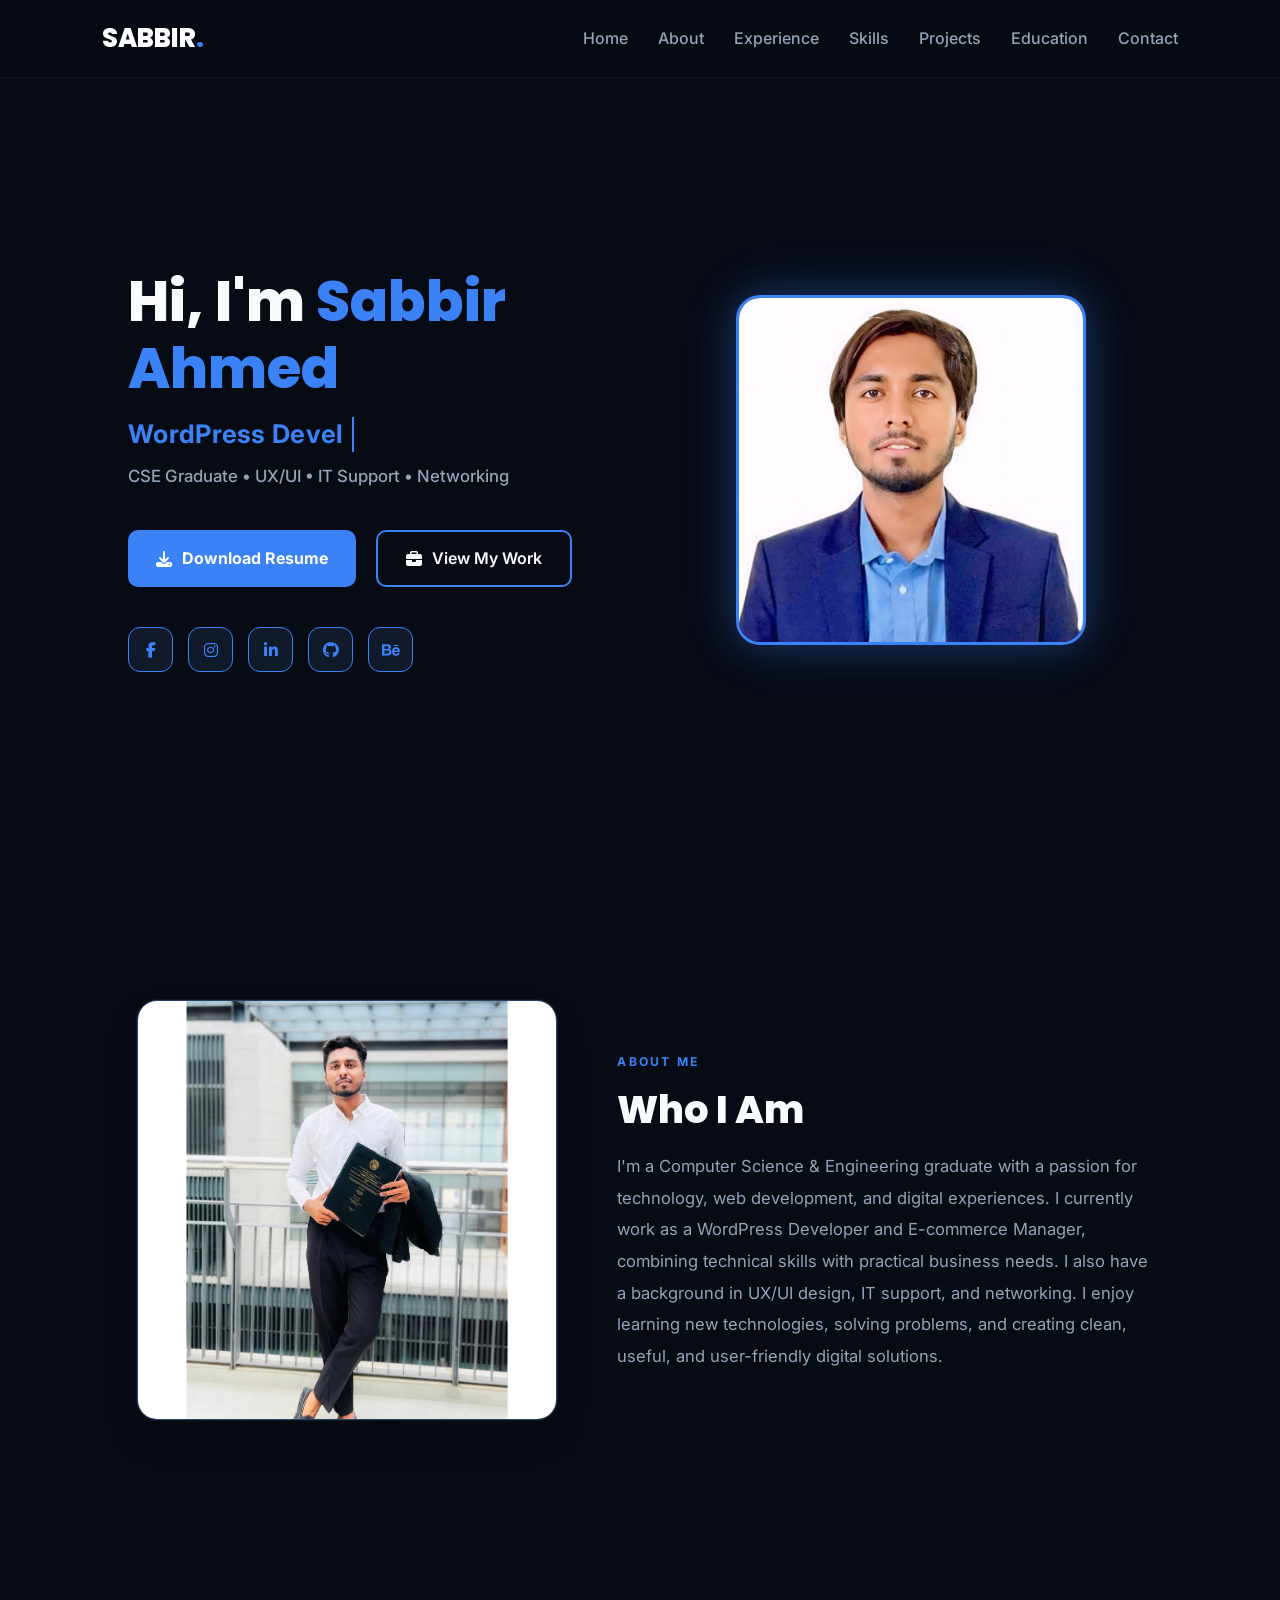
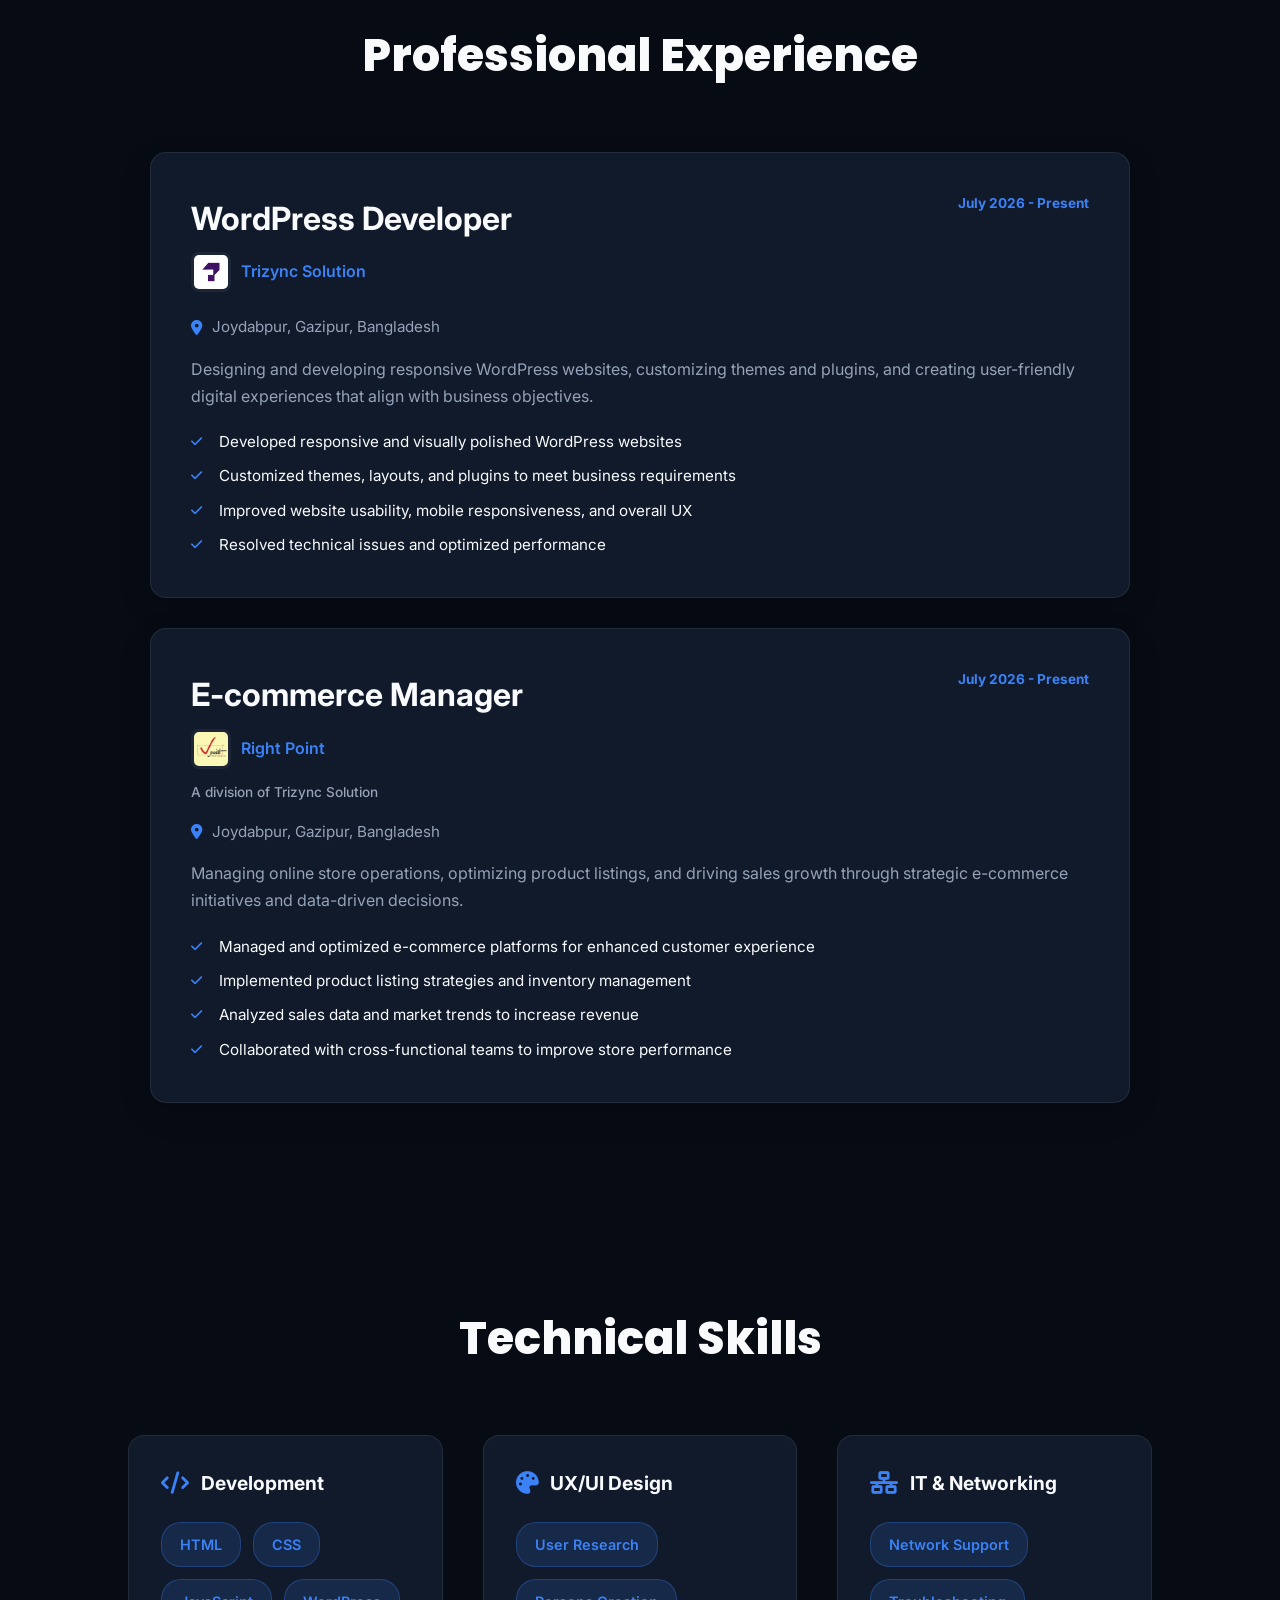
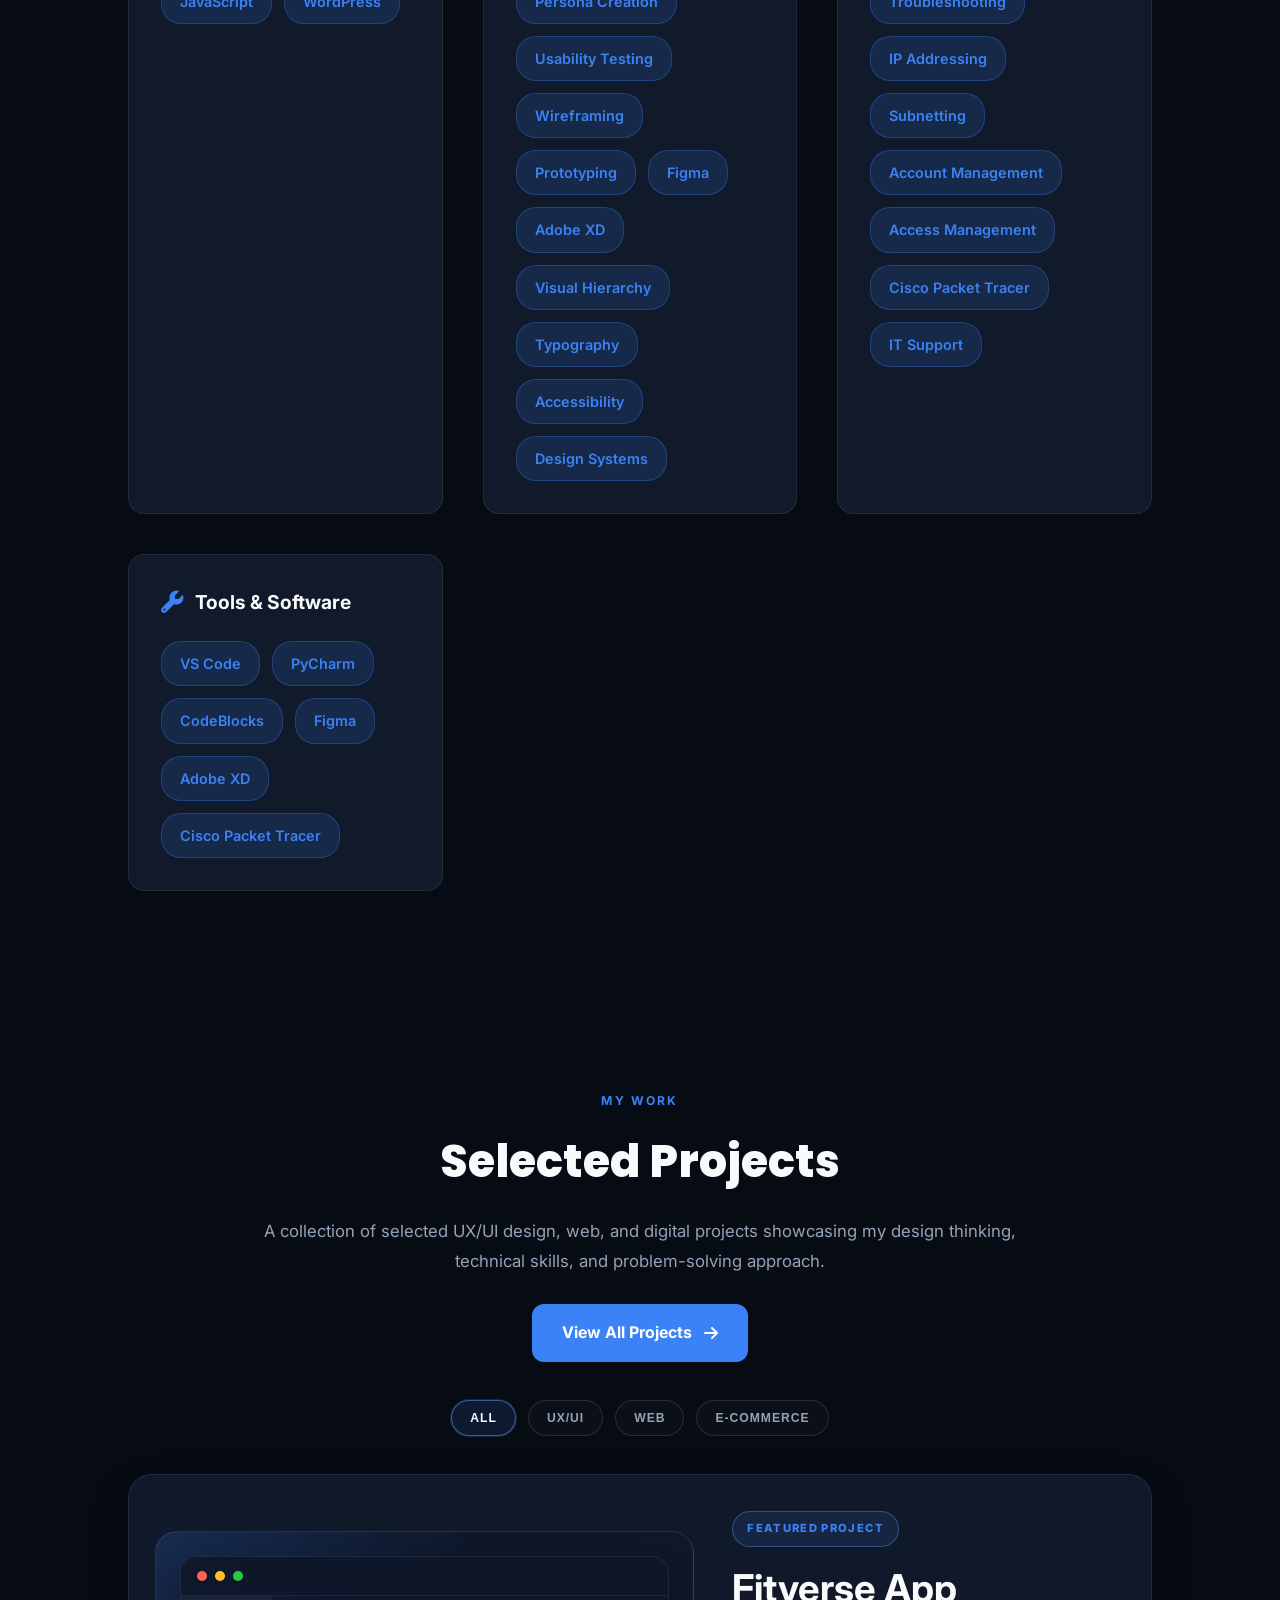
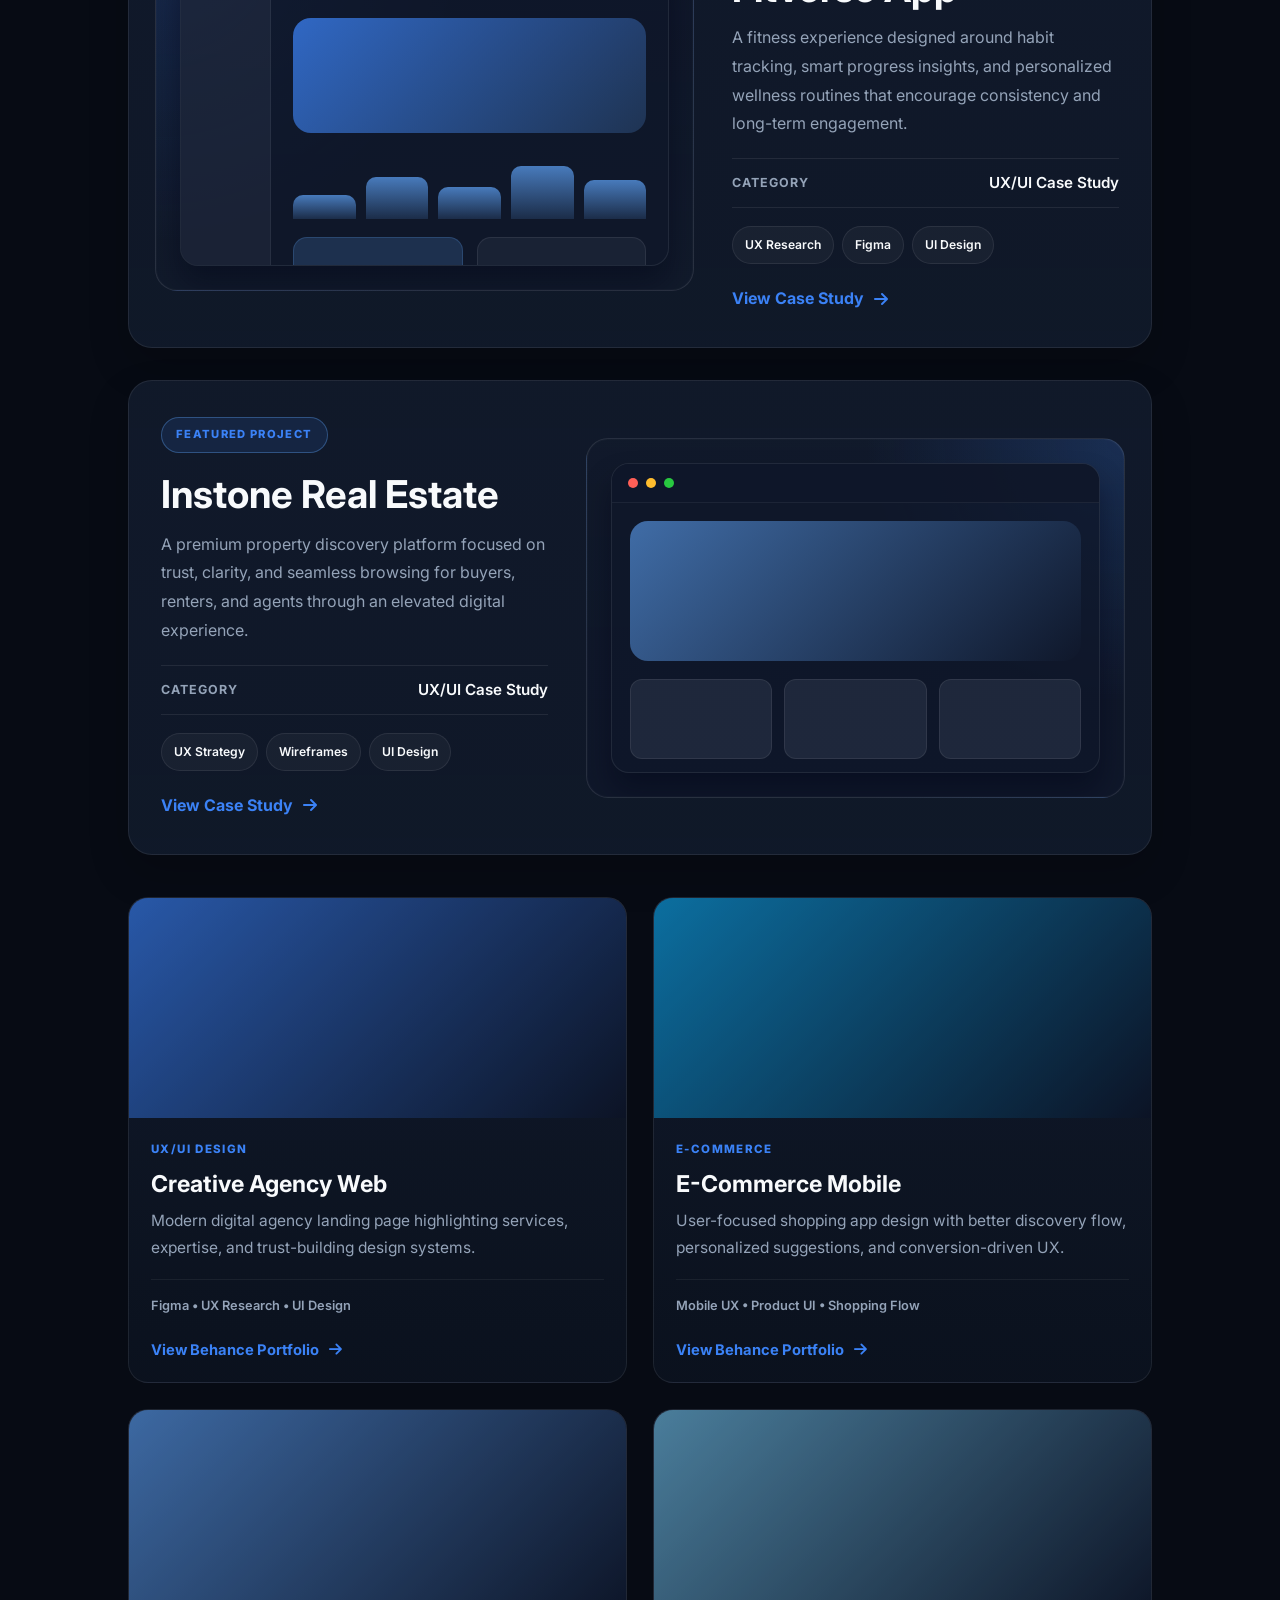
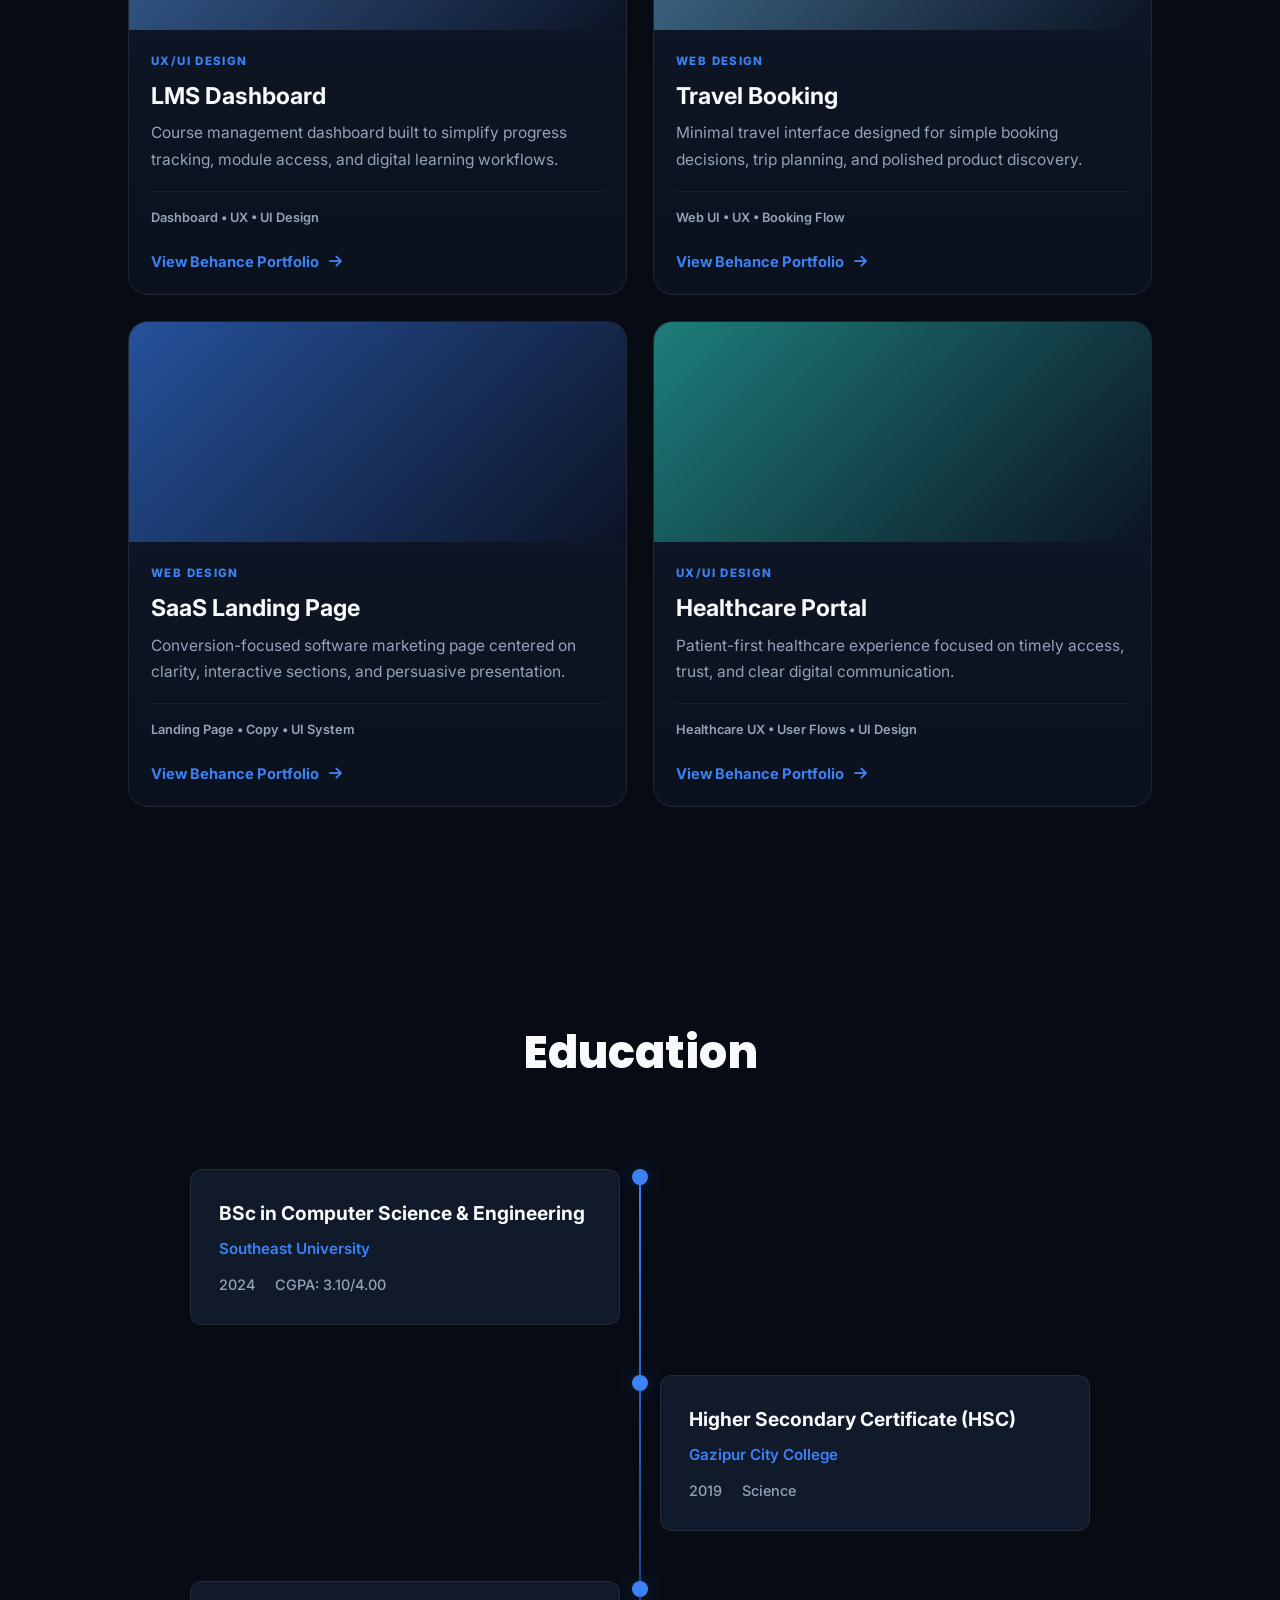
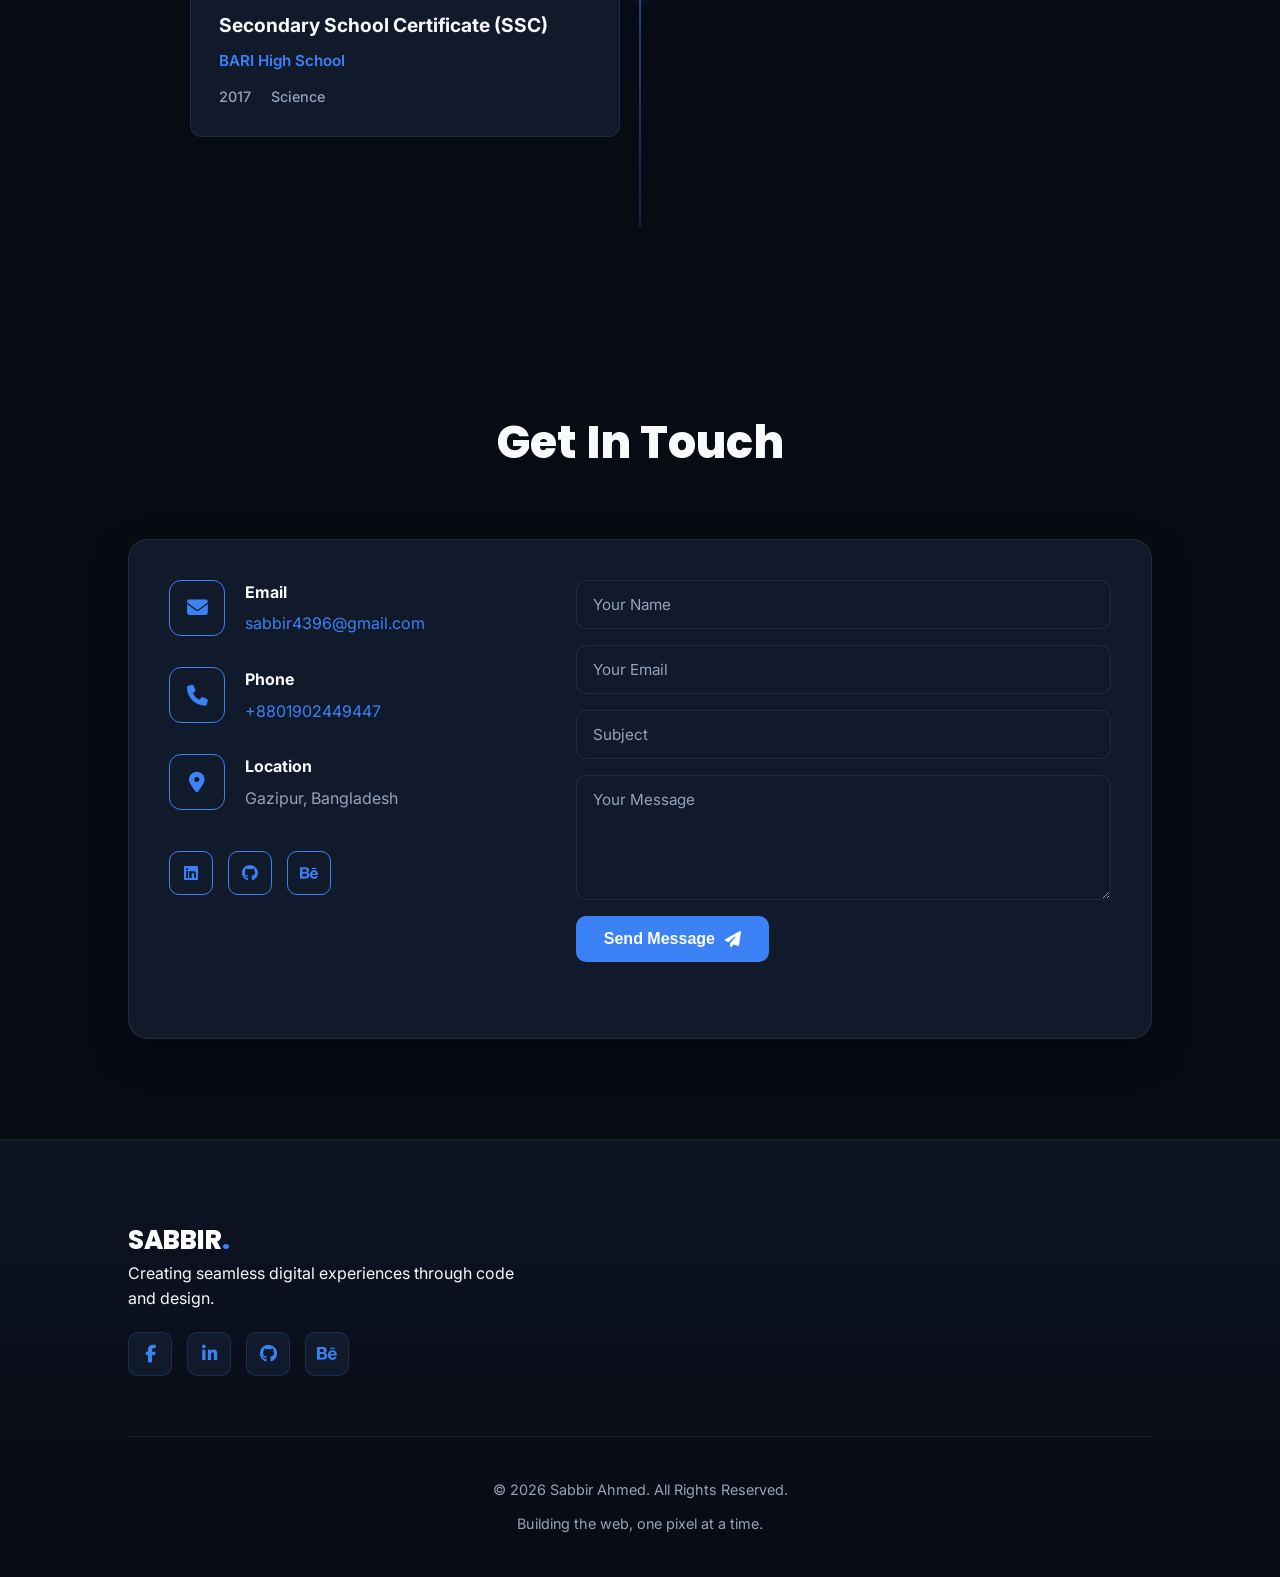
<file: index.html>
<!DOCTYPE html>
<html lang="en">
<head>
    <meta charset="UTF-8">
    <meta name="viewport" content="width=device-width, initial-scale=1.0">
    <meta name="description" content="Sabbir Ahmed | WordPress Developer & E-commerce Manager. CSE Graduate with expertise in UX/UI Design, IT Support, and Networking.">
    <meta name="keywords" content="WordPress Developer, E-commerce Manager, UX/UI Designer, CSE Graduate, Sabbir Ahmed">
    <meta name="author" content="Sabbir Ahmed">
    <title>Sabbir Ahmed | WordPress Developer & E-commerce Manager</title>
    <link href="https://fonts.googleapis.com/css2?family=Inter:wght@300;400;600;800&family=Poppins:wght@400;600;800&display=swap" rel="stylesheet">
    <link href="https://unpkg.com/aos@2.3.1/dist/aos.css" rel="stylesheet">
    <link rel="stylesheet" href="https://cdnjs.cloudflare.com/ajax/libs/font-awesome/6.4.0/css/all.min.css">
    <link rel="icon" href="Sabbir.jpeg" type="image/jpeg">
    <link rel="stylesheet" href="style.css">
</head>
<body>

    <!-- Header & Navigation -->
    <header>
        <a href="index.html" class="logo">SABBIR<span>.</span></a>
        <button class="menu-toggle" aria-label="Toggle navigation" aria-expanded="false">
            <span></span>
            <span></span>
            <span></span>
        </button>
        <ul class="nav-menu">
            <li><a href="#home" class="nav-link">Home</a></li>
            <li><a href="#about" class="nav-link">About</a></li>
            <li><a href="#experience" class="nav-link">Experience</a></li>
            <li><a href="#skills" class="nav-link">Skills</a></li>
            <li><a href="#projects" class="nav-link">Projects</a></li>
            <li><a href="#education" class="nav-link">Education</a></li>
            <li><a href="#contact" class="nav-link">Contact</a></li>
        </ul>
    </header>

    <!-- Hero Section -->
    <section id="home" class="hero">
        <div class="hero-content" data-aos="fade-right">
            <h1 class="hero-greeting">Hi, I'm <span>Sabbir Ahmed</span></h1>
            <p class="hero-designation">
                <span class="typewriter-text"></span><span class="cursor"></span>
            </p>
            <p class="hero-subtitle">CSE Graduate • UX/UI • IT Support • Networking</p>
            
            <div class="hero-cta">
                <a href="Sabbir_Resume.pdf" download="Sabbir_Ahmed_Resume" class="btn-primary">
                    <i class="fa-solid fa-download"></i>
                    <span>Download Resume</span>
                </a>
                <a href="#projects" class="btn-secondary">
                    <i class="fa-solid fa-briefcase"></i>
                    <span>View My Work</span>
                </a>
            </div>

            <div class="hero-socials">
                <a href="https://www.facebook.com/sabbirahmed.7sabi" target="_blank" rel="noopener noreferrer" class="social-icon" title="Facebook">
                    <i class="fa-brands fa-facebook-f"></i>
                </a>
                <a href="https://www.instagram.com/_saab_b_i_r/" target="_blank" rel="noopener noreferrer" class="social-icon" title="Instagram">
                    <i class="fa-brands fa-instagram"></i>
                </a>
                <a href="https://www.linkedin.com/in/sabbir-ahmed-0495a4214" target="_blank" rel="noopener noreferrer" class="social-icon" title="LinkedIn">
                    <i class="fa-brands fa-linkedin-in"></i>
                </a>
                <a href="https://github.com/Sabbir325" target="_blank" rel="noopener noreferrer" class="social-icon" title="GitHub">
                    <i class="fa-brands fa-github"></i>
                </a>
                <a href="https://www.behance.net/sabbirahmed4396" target="_blank" rel="noopener noreferrer" class="social-icon" title="Behance">
                    <i class="fa-brands fa-behance"></i>
                </a>
            </div>
        </div>

        <div class="hero-image" data-aos="zoom-in">
            <div class="profile-frame">
                <img src="Sabbir.jpeg" alt="Sabbir Ahmed - WordPress Developer & E-commerce Manager">
            </div>
        </div>
    </section>

    <!-- About Section -->
    <section id="about" class="about-section">
        <div class="section-container about-simple-wrap">
            <div class="about-simple-layout" data-aos="fade-up">
                <div class="about-simple-image" data-aos="fade-right">
                    <img src="About me.jpg" alt="Sabbir Ahmed portrait">
                </div>

                <div class="about-simple-content" data-aos="fade-left">
                    <span class="eyebrow about-eyebrow">ABOUT ME</span>
                    <h2 class="about-simple-title">Who I Am</h2>
                    <p>
                        I'm a Computer Science & Engineering graduate with a passion for technology, web development, and digital experiences. I currently work as a WordPress Developer and E-commerce Manager, combining technical skills with practical business needs. I also have a background in UX/UI design, IT support, and networking. I enjoy learning new technologies, solving problems, and creating clean, useful, and user-friendly digital solutions.
                    </p>
                </div>
            </div>
        </div>
    </section>

    <!-- Work Experience Section -->
    <section id="experience" class="experience-section">
        <div class="section-container">
            <h2 class="section-title" data-aos="fade-up">Professional Experience</h2>
            
            <div class="experience-timeline">
                <!-- WordPress Developer -->
                <div class="experience-card" data-aos="fade-up">
                    <div class="exp-header">
                        <div class="exp-title-group">
                            <h3>WordPress Developer</h3>
                            <p class="exp-company">
                                <a href="https://triizync.com" target="_blank" rel="noopener noreferrer" class="company-link">
                                    <img src="trizync solution.jpg" alt="Trizync Solution logo" class="company-logo">
                                    Trizync Solution
                                </a>
                            </p>
                        </div>
                        <span class="exp-period">July 2026 - Present</span>
                    </div>
                    
                    <p class="exp-location">
                        <i class="fa-solid fa-location-dot"></i>
                        Joydabpur, Gazipur, Bangladesh
                    </p>

                    <p class="exp-description">
                        Designing and developing responsive WordPress websites, customizing themes and plugins, and creating user-friendly digital experiences that align with business objectives.
                    </p>

                    <ul class="exp-highlights">
                        <li>Developed responsive and visually polished WordPress websites</li>
                        <li>Customized themes, layouts, and plugins to meet business requirements</li>
                        <li>Improved website usability, mobile responsiveness, and overall UX</li>
                        <li>Resolved technical issues and optimized performance</li>
                    </ul>
                </div>

                <!-- E-commerce Manager -->
                <div class="experience-card" data-aos="fade-up">
                    <div class="exp-header">
                        <div class="exp-title-group">
                            <h3>E-commerce Manager</h3>
                            <p class="exp-company">
                                <a href="https://rightpoint.store" target="_blank" rel="noopener noreferrer" class="company-link">
                                    <img src="Right POint.jpg" alt="Right Point logo" class="company-logo">
                                    Right Point
                                </a>
                            </p>
                            <p class="exp-division">A division of Trizync Solution</p>
                        </div>
                        <span class="exp-period">July 2026 - Present</span>
                    </div>
                    
                    <p class="exp-location">
                        <i class="fa-solid fa-location-dot"></i>
                        Joydabpur, Gazipur, Bangladesh
                    </p>

                    <p class="exp-description">
                        Managing online store operations, optimizing product listings, and driving sales growth through strategic e-commerce initiatives and data-driven decisions.
                    </p>

                    <ul class="exp-highlights">
                        <li>Managed and optimized e-commerce platforms for enhanced customer experience</li>
                        <li>Implemented product listing strategies and inventory management</li>
                        <li>Analyzed sales data and market trends to increase revenue</li>
                        <li>Collaborated with cross-functional teams to improve store performance</li>
                    </ul>
                </div>
            </div>
        </div>
    </section>

    <!-- Skills Section -->
    <section id="skills" class="skills-section">
        <div class="section-container">
            <h2 class="section-title" data-aos="fade-up">Technical Skills</h2>
            
            <div class="skills-grid">
                <!-- Development -->
                <div class="skill-category" data-aos="fade-up">
                    <h3 class="category-title">
                        <i class="fa-solid fa-code"></i>
                        Development
                    </h3>
                    <div class="skills-chips">
                        <span class="skill-chip">HTML</span>
                        <span class="skill-chip">CSS</span>
                        <span class="skill-chip">JavaScript</span>
                        <span class="skill-chip">WordPress</span>
                    </div>
                </div>

                <!-- UX/UI -->
                <div class="skill-category" data-aos="fade-up">
                    <h3 class="category-title">
                        <i class="fa-solid fa-palette"></i>
                        UX/UI Design
                    </h3>
                    <div class="skills-chips">
                        <span class="skill-chip">User Research</span>
                        <span class="skill-chip">Persona Creation</span>
                        <span class="skill-chip">Usability Testing</span>
                        <span class="skill-chip">Wireframing</span>
                        <span class="skill-chip">Prototyping</span>
                        <span class="skill-chip">Figma</span>
                        <span class="skill-chip">Adobe XD</span>
                        <span class="skill-chip">Visual Hierarchy</span>
                        <span class="skill-chip">Typography</span>
                        <span class="skill-chip">Accessibility</span>
                        <span class="skill-chip">Design Systems</span>
                    </div>
                </div>

                <!-- IT & Networking -->
                <div class="skill-category" data-aos="fade-up">
                    <h3 class="category-title">
                        <i class="fa-solid fa-network-wired"></i>
                        IT & Networking
                    </h3>
                    <div class="skills-chips">
                        <span class="skill-chip">Network Support</span>
                        <span class="skill-chip">Troubleshooting</span>
                        <span class="skill-chip">IP Addressing</span>
                        <span class="skill-chip">Subnetting</span>
                        <span class="skill-chip">Account Management</span>
                        <span class="skill-chip">Access Management</span>
                        <span class="skill-chip">Cisco Packet Tracer</span>
                        <span class="skill-chip">IT Support</span>
                    </div>
                </div>

                <!-- Tools -->
                <div class="skill-category" data-aos="fade-up">
                    <h3 class="category-title">
                        <i class="fa-solid fa-wrench"></i>
                        Tools & Software
                    </h3>
                    <div class="skills-chips">
                        <span class="skill-chip">VS Code</span>
                        <span class="skill-chip">PyCharm</span>
                        <span class="skill-chip">CodeBlocks</span>
                        <span class="skill-chip">Figma</span>
                        <span class="skill-chip">Adobe XD</span>
                        <span class="skill-chip">Cisco Packet Tracer</span>
                    </div>
                </div>
            </div>
        </div>
    </section>

    <!-- Projects Section -->
    <section id="projects" class="projects-showcase-section">
        <div class="section-container">
            <div class="projects-header" data-aos="fade-up">
                <span class="eyebrow">MY WORK</span>
                <h2 class="section-title">Selected Projects</h2>
                <p class="projects-intro">
                    A collection of selected UX/UI design, web, and digital projects showcasing my design thinking, technical skills, and problem-solving approach.
                </p>
                <a href="projects.html" class="projects-cta-link">
                    <span>View All Projects</span>
                    <i class="fa-solid fa-arrow-right"></i>
                </a>
            </div>

            <div class="projects-filter" data-aos="fade-up">
                <button class="filter-btn active" type="button" data-filter="all">ALL</button>
                <button class="filter-btn" type="button" data-filter="ux-ui">UX/UI</button>
                <button class="filter-btn" type="button" data-filter="web">WEB</button>
                <button class="filter-btn" type="button" data-filter="e-commerce">E-COMMERCE</button>
            </div>

            <div class="featured-projects">
                <article class="featured-project" data-aos="fade-up">
                    <div class="project-visual project-visual-fitverse" aria-label="Fitverse app preview mockup">
                        <div class="mockup-window">
                            <div class="mockup-header">
                                <span class="dot red"></span>
                                <span class="dot yellow"></span>
                                <span class="dot green"></span>
                            </div>
                            <div class="mockup-body">
                                <div class="mockup-sidebar"></div>
                                <div class="mockup-main">
                                    <div class="chart-block large"></div>
                                    <div class="chart-row">
                                        <span></span>
                                        <span></span>
                                        <span></span>
                                        <span></span>
                                        <span></span>
                                    </div>
                                    <div class="card-row">
                                        <div class="mini-card"></div>
                                        <div class="mini-card dark"></div>
                                    </div>
                                </div>
                            </div>
                        </div>
                    </div>

                    <div class="project-content">
                        <span class="project-tag">FEATURED PROJECT</span>
                        <h3>Fitverse App</h3>
                        <p>
                            A fitness experience designed around habit tracking, smart progress insights, and personalized wellness routines that encourage consistency and long-term engagement.
                        </p>
                        <div class="project-meta">
                            <span class="meta-label">Category</span>
                            <span class="meta-value">UX/UI Case Study</span>
                        </div>
                        <div class="project-tools">
                            <span>UX Research</span>
                            <span>Figma</span>
                            <span>UI Design</span>
                        </div>
                        <a href="https://www.behance.net/gallery/232220679/Ux-Case-Study-Fitness-App%28Fitverse%29" target="_blank" rel="noopener noreferrer" class="project-case-link">
                            View Case Study
                            <i class="fa-solid fa-arrow-right"></i>
                        </a>
                    </div>
                </article>

                <article class="featured-project reverse" data-aos="fade-up">
                    <div class="project-content">
                        <span class="project-tag">FEATURED PROJECT</span>
                        <h3>Instone Real Estate</h3>
                        <p>
                            A premium property discovery platform focused on trust, clarity, and seamless browsing for buyers, renters, and agents through an elevated digital experience.
                        </p>
                        <div class="project-meta">
                            <span class="meta-label">Category</span>
                            <span class="meta-value">UX/UI Case Study</span>
                        </div>
                        <div class="project-tools">
                            <span>UX Strategy</span>
                            <span>Wireframes</span>
                            <span>UI Design</span>
                        </div>
                        <a href="https://www.behance.net/gallery/232077105/UX-CASE-STUDY-REAL-ESTATE-%28INSTONE%29" target="_blank" rel="noopener noreferrer" class="project-case-link">
                            View Case Study
                            <i class="fa-solid fa-arrow-right"></i>
                        </a>
                    </div>

                    <div class="project-visual project-visual-instone" aria-label="Instone real estate preview mockup">
                        <div class="mockup-window mockup-window-alt">
                            <div class="mockup-header">
                                <span class="dot red"></span>
                                <span class="dot yellow"></span>
                                <span class="dot green"></span>
                            </div>
                            <div class="mockup-body mockup-body-alt">
                                <div class="property-hero"></div>
                                <div class="property-grid">
                                    <span></span>
                                    <span></span>
                                    <span></span>
                                </div>
                                <div class="property-details">
                                    <div></div>
                                    <div></div>
                                    <div></div>
                                </div>
                            </div>
                        </div>
                    </div>
                </article>
            </div>

            <div class="projects-grid">
                <article class="mini-project-card" data-category="ux-ui" data-aos="fade-up">
                    <div class="mini-visual mini-visual-1" aria-label="Creative agency project preview">
                        <span class="mini-overlay">View Case Study <i class="fa-solid fa-arrow-right"></i></span>
                    </div>
                    <div class="mini-body">
                        <span class="mini-category">UX/UI DESIGN</span>
                        <h3>Creative Agency Web</h3>
                        <p>Modern digital agency landing page highlighting services, expertise, and trust-building design systems.</p>
                        <div class="mini-tools">Figma • UX Research • UI Design</div>
                        <a href="https://www.behance.net/sabbirahmed4396" target="_blank" rel="noopener noreferrer" class="mini-link">
                            View Behance Portfolio
                            <i class="fa-solid fa-arrow-right"></i>
                        </a>
                    </div>
                </article>

                <article class="mini-project-card" data-category="e-commerce" data-aos="fade-up">
                    <div class="mini-visual mini-visual-2" aria-label="E-commerce mobile project preview">
                        <span class="mini-overlay">View Case Study <i class="fa-solid fa-arrow-right"></i></span>
                    </div>
                    <div class="mini-body">
                        <span class="mini-category">E-COMMERCE</span>
                        <h3>E-Commerce Mobile</h3>
                        <p>User-focused shopping app design with better discovery flow, personalized suggestions, and conversion-driven UX.</p>
                        <div class="mini-tools">Mobile UX • Product UI • Shopping Flow</div>
                        <a href="https://www.behance.net/sabbirahmed4396" target="_blank" rel="noopener noreferrer" class="mini-link">
                            View Behance Portfolio
                            <i class="fa-solid fa-arrow-right"></i>
                        </a>
                    </div>
                </article>

                <article class="mini-project-card" data-category="ux-ui" data-aos="fade-up">
                    <div class="mini-visual mini-visual-3" aria-label="LMS dashboard project preview">
                        <span class="mini-overlay">View Case Study <i class="fa-solid fa-arrow-right"></i></span>
                    </div>
                    <div class="mini-body">
                        <span class="mini-category">UX/UI DESIGN</span>
                        <h3>LMS Dashboard</h3>
                        <p>Course management dashboard built to simplify progress tracking, module access, and digital learning workflows.</p>
                        <div class="mini-tools">Dashboard • UX • UI Design</div>
                        <a href="https://www.behance.net/sabbirahmed4396" target="_blank" rel="noopener noreferrer" class="mini-link">
                            View Behance Portfolio
                            <i class="fa-solid fa-arrow-right"></i>
                        </a>
                    </div>
                </article>

                <article class="mini-project-card" data-category="web" data-aos="fade-up">
                    <div class="mini-visual mini-visual-4" aria-label="Travel booking project preview">
                        <span class="mini-overlay">View Case Study <i class="fa-solid fa-arrow-right"></i></span>
                    </div>
                    <div class="mini-body">
                        <span class="mini-category">WEB DESIGN</span>
                        <h3>Travel Booking</h3>
                        <p>Minimal travel interface designed for simple booking decisions, trip planning, and polished product discovery.</p>
                        <div class="mini-tools">Web UI • UX • Booking Flow</div>
                        <a href="https://www.behance.net/sabbirahmed4396" target="_blank" rel="noopener noreferrer" class="mini-link">
                            View Behance Portfolio
                            <i class="fa-solid fa-arrow-right"></i>
                        </a>
                    </div>
                </article>

                <article class="mini-project-card" data-category="web" data-aos="fade-up">
                    <div class="mini-visual mini-visual-5" aria-label="SaaS landing page project preview">
                        <span class="mini-overlay">View Case Study <i class="fa-solid fa-arrow-right"></i></span>
                    </div>
                    <div class="mini-body">
                        <span class="mini-category">WEB DESIGN</span>
                        <h3>SaaS Landing Page</h3>
                        <p>Conversion-focused software marketing page centered on clarity, interactive sections, and persuasive presentation.</p>
                        <div class="mini-tools">Landing Page • Copy • UI System</div>
                        <a href="https://www.behance.net/sabbirahmed4396" target="_blank" rel="noopener noreferrer" class="mini-link">
                            View Behance Portfolio
                            <i class="fa-solid fa-arrow-right"></i>
                        </a>
                    </div>
                </article>

                <article class="mini-project-card" data-category="ux-ui" data-aos="fade-up">
                    <div class="mini-visual mini-visual-6" aria-label="Healthcare portal project preview">
                        <span class="mini-overlay">View Case Study <i class="fa-solid fa-arrow-right"></i></span>
                    </div>
                    <div class="mini-body">
                        <span class="mini-category">UX/UI DESIGN</span>
                        <h3>Healthcare Portal</h3>
                        <p>Patient-first healthcare experience focused on timely access, trust, and clear digital communication.</p>
                        <div class="mini-tools">Healthcare UX • User Flows • UI Design</div>
                        <a href="https://www.behance.net/sabbirahmed4396" target="_blank" rel="noopener noreferrer" class="mini-link">
                            View Behance Portfolio
                            <i class="fa-solid fa-arrow-right"></i>
                        </a>
                    </div>
                </article>
            </div>
        </div>
    </section>

    <!-- Education Section -->
    <section id="education" class="education-section">
        <div class="section-container">
            <h2 class="section-title" data-aos="fade-up">Education</h2>
            
            <div class="education-timeline">
                <!-- BSc in CSE -->
                <div class="education-card" data-aos="fade-up">
                    <div class="edu-marker"></div>
                    <div class="edu-content">
                        <h3>BSc in Computer Science & Engineering</h3>
                        <p class="edu-institution">Southeast University</p>
                        <p class="edu-details">
                            <span class="edu-year">2024</span>
                            <span class="edu-gpa">CGPA: 3.10/4.00</span>
                        </p>
                    </div>
                </div>

                <!-- HSC -->
                <div class="education-card" data-aos="fade-up">
                    <div class="edu-marker"></div>
                    <div class="edu-content">
                        <h3>Higher Secondary Certificate (HSC)</h3>
                        <p class="edu-institution">Gazipur City College</p>
                        <p class="edu-details">
                            <span class="edu-year">2019</span>
                            <span class="edu-stream">Science</span>
                        </p>
                    </div>
                </div>

                <!-- SSC -->
                <div class="education-card" data-aos="fade-up">
                    <div class="edu-marker"></div>
                    <div class="edu-content">
                        <h3>Secondary School Certificate (SSC)</h3>
                        <p class="edu-institution">BARI High School</p>
                        <p class="edu-details">
                            <span class="edu-year">2017</span>
                            <span class="edu-stream">Science</span>
                        </p>
                    </div>
                </div>
            </div>
        </div>
    </section>

    <!-- Contact Section -->
    <section id="contact" class="contact-section">
        <div class="section-container">
            <h2 class="section-title" data-aos="fade-up">Get In Touch</h2>
            
            <div class="contact-wrapper" data-aos="fade-up">
                <div class="contact-info">
                    <div class="contact-card">
                        <div class="contact-icon">
                            <i class="fa-solid fa-envelope"></i>
                        </div>
                        <div>
                            <h4>Email</h4>
                            <a href="mailto:sabbir4396@gmail.com">sabbir4396@gmail.com</a>
                        </div>
                    </div>

                    <div class="contact-card">
                        <div class="contact-icon">
                            <i class="fa-solid fa-phone"></i>
                        </div>
                        <div>
                            <h4>Phone</h4>
                            <a href="tel:+8801902449447">+8801902449447</a>
                        </div>
                    </div>

                    <div class="contact-card">
                        <div class="contact-icon">
                            <i class="fa-solid fa-location-dot"></i>
                        </div>
                        <div>
                            <h4>Location</h4>
                            <p>Gazipur, Bangladesh</p>
                        </div>
                    </div>

                    <div class="contact-socials">
                        <a href="https://www.linkedin.com/in/sabbir-ahmed-0495a4214" target="_blank" rel="noopener noreferrer" title="LinkedIn">
                            <i class="fa-brands fa-linkedin"></i>
                        </a>
                        <a href="https://github.com/Sabbir325" target="_blank" rel="noopener noreferrer" title="GitHub">
                            <i class="fa-brands fa-github"></i>
                        </a>
                        <a href="https://www.behance.net/sabbirahmed4396" target="_blank" rel="noopener noreferrer" title="Behance">
                            <i class="fa-brands fa-behance"></i>
                        </a>
                    </div>
                </div>

                <form class="contact-form" id="contactForm">
                    <div class="form-group">
                        <input 
                            type="text" 
                            id="name" 
                            name="name" 
                            placeholder="Your Name" 
                            required
                            aria-label="Your Name"
                        >
                    </div>

                    <div class="form-group">
                        <input 
                            type="email" 
                            id="email" 
                            name="email" 
                            placeholder="Your Email" 
                            required
                            aria-label="Your Email"
                        >
                    </div>

                    <div class="form-group">
                        <input 
                            type="text" 
                            id="subject" 
                            name="subject" 
                            placeholder="Subject" 
                            required
                            aria-label="Subject"
                        >
                    </div>

                    <div class="form-group">
                        <textarea 
                            id="message" 
                            name="message" 
                            placeholder="Your Message" 
                            rows="5" 
                            required
                            aria-label="Your Message"
                        ></textarea>
                    </div>

                    <button type="submit" class="btn-primary btn-submit">
                        <span>Send Message</span>
                        <i class="fa-solid fa-paper-plane"></i>
                    </button>
                    <div id="formStatus" class="form-status"></div>
                </form>
            </div>
        </div>
    </section>

    <!-- Footer -->
    <footer>
        <div class="footer-container">
            <div class="footer-content">
                <a href="#home" class="logo">SABBIR<span>.</span></a>
                <p class="footer-tagline">Creating seamless digital experiences through code and design.</p>
                
                <div class="footer-socials">
                    <a href="https://www.facebook.com/sabbirahmed.7sabi" target="_blank" rel="noopener noreferrer" title="Facebook">
                        <i class="fa-brands fa-facebook-f"></i>
                    </a>
                    <a href="https://www.linkedin.com/in/sabbir-ahmed-0495a4214" target="_blank" rel="noopener noreferrer" title="LinkedIn">
                        <i class="fa-brands fa-linkedin-in"></i>
                    </a>
                    <a href="https://github.com/Sabbir325" target="_blank" rel="noopener noreferrer" title="GitHub">
                        <i class="fa-brands fa-github"></i>
                    </a>
                    <a href="https://www.behance.net/sabbirahmed4396" target="_blank" rel="noopener noreferrer" title="Behance">
                        <i class="fa-brands fa-behance"></i>
                    </a>
                </div>
            </div>
        </div>

        <div class="footer-bottom">
            <p>&copy; <span id="year"></span> Sabbir Ahmed. All Rights Reserved.</p>
            <p>Building the web, one pixel at a time.</p>
        </div>
    </footer>

    <script src="https://unpkg.com/aos@2.3.1/dist/aos.js"></script>
    <script src="script.js"></script>
</body>
</html>
</file>
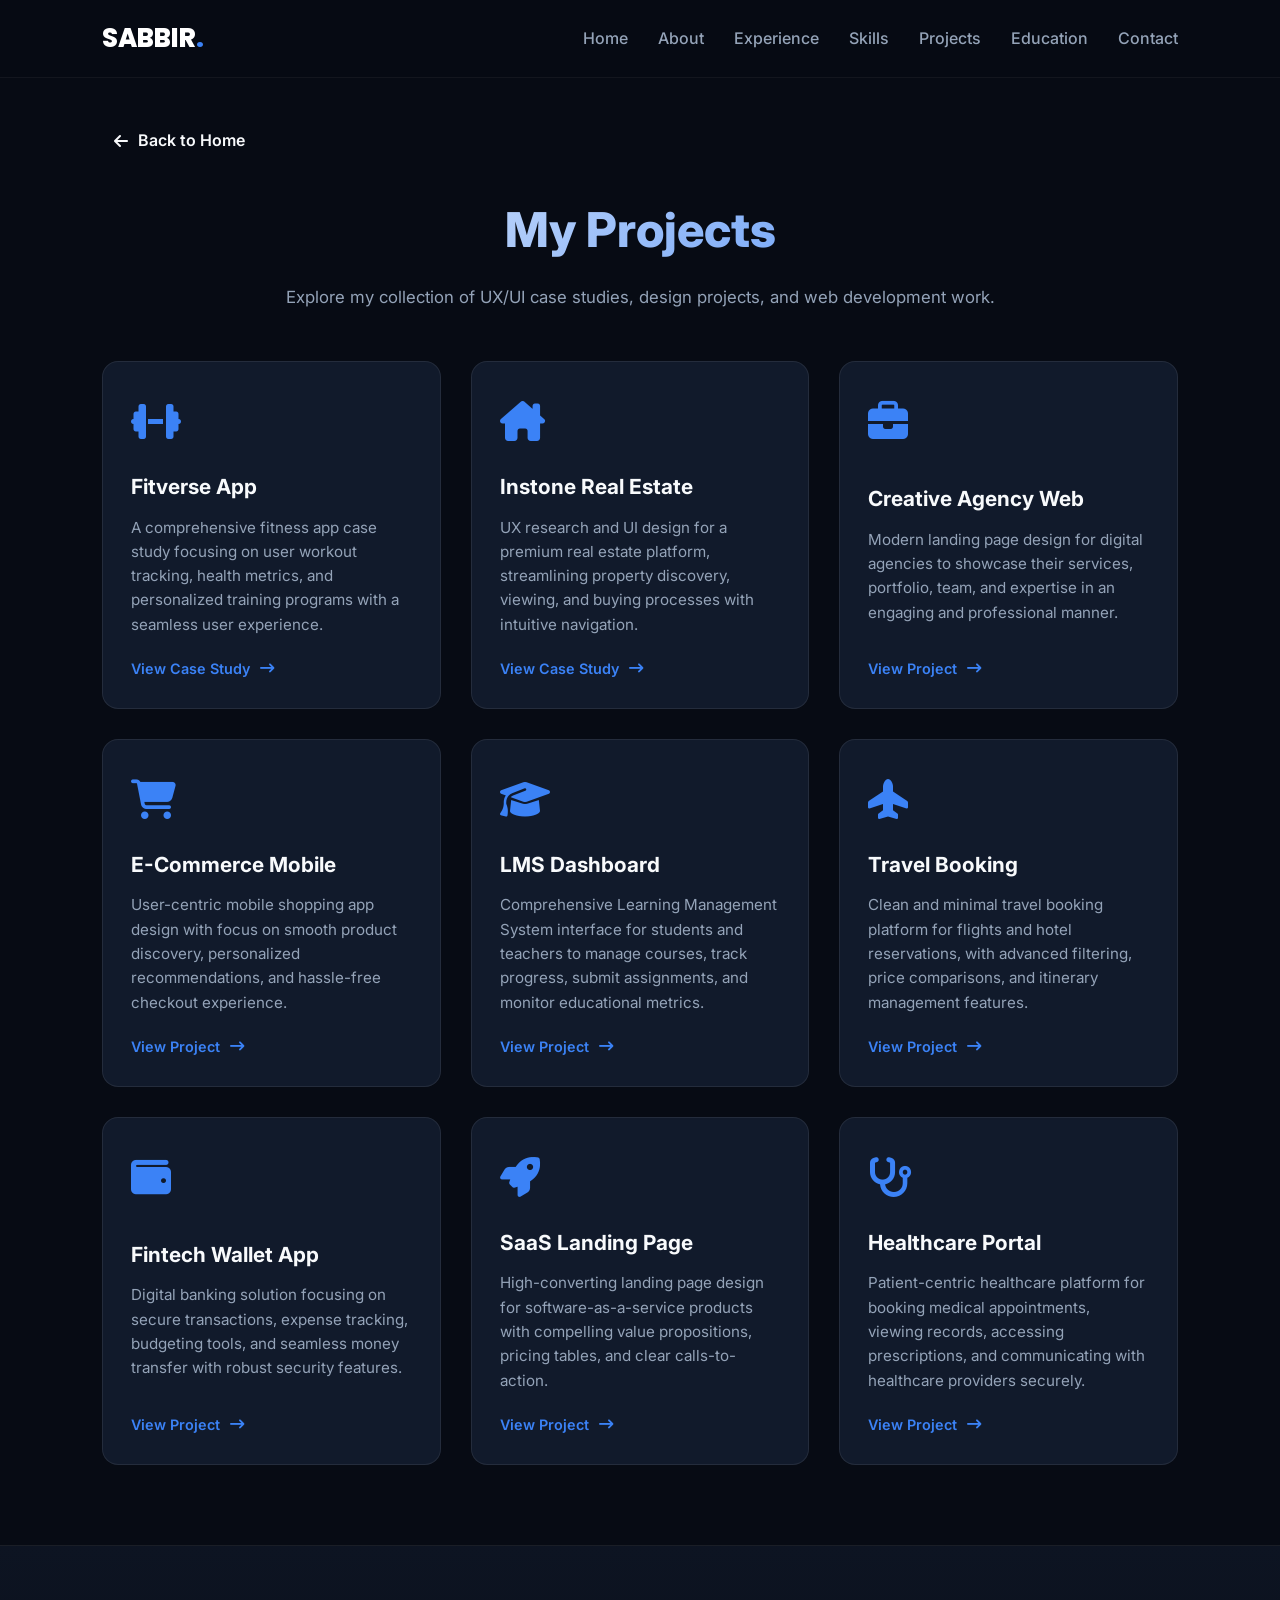
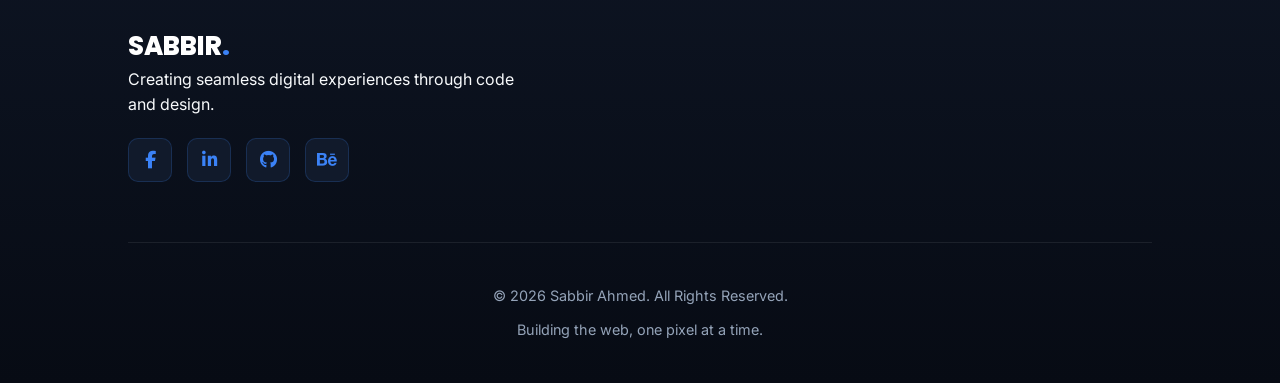
<file: projects.html>
<!DOCTYPE html>
<html lang="en">
<head>
    <meta charset="UTF-8">
    <meta name="viewport" content="width=device-width, initial-scale=1.0">
    <meta name="description" content="My Projects | Sabbir Ahmed - UX/UI Case Studies and Web Development Projects">
    <meta name="keywords" content="Projects, Portfolio, UX/UI, Case Studies, Web Development, Sabbir Ahmed">
    <meta name="author" content="Sabbir Ahmed">
    <title>My Projects | Sabbir Ahmed - WordPress Developer & E-commerce Manager</title>
    <link href="https://fonts.googleapis.com/css2?family=Inter:wght@300;400;600;800&family=Poppins:wght@400;600;800&display=swap" rel="stylesheet">
    <link href="https://unpkg.com/aos@2.3.1/dist/aos.css" rel="stylesheet">
    <link rel="stylesheet" href="https://cdnjs.cloudflare.com/ajax/libs/font-awesome/6.4.0/css/all.min.css">
    <link rel="icon" href="Sabbir.jpeg" type="image/jpeg">
    <link rel="stylesheet" href="style.css">
</head>
<body>

    <!-- Header -->
    <header>
        <a href="index.html" class="logo">SABBIR<span>.</span></a>
        <button class="menu-toggle" aria-label="Toggle navigation" aria-expanded="false">
            <span></span>
            <span></span>
            <span></span>
        </button>
        <ul class="nav-menu">
            <li><a href="index.html#home" class="nav-link">Home</a></li>
            <li><a href="index.html#about" class="nav-link">About</a></li>
            <li><a href="index.html#experience" class="nav-link">Experience</a></li>
            <li><a href="index.html#skills" class="nav-link">Skills</a></li>
            <li><a href="#projects" class="nav-link">Projects</a></li>
            <li><a href="index.html#education" class="nav-link">Education</a></li>
            <li><a href="index.html#contact" class="nav-link">Contact</a></li>
        </ul>
    </header>

    <!-- Projects Page -->
    <section class="projects-page">
        <a href="index.html" class="back-btn">
            <i class="fa-solid fa-arrow-left"></i>
            Back to Home
        </a>
        
        <div class="header-info" data-aos="fade-up">
            <h1>My Projects</h1>
            <p>Explore my collection of UX/UI case studies, design projects, and web development work.</p>
        </div>

        <div class="project-grid">
            <!-- Fitverse App - Featured -->
            <a href="https://www.behance.net/gallery/232220679/Ux-Case-Study-Fitness-App%28Fitverse%29" target="_blank" rel="noopener noreferrer" class="project-card" data-aos="fade-up">
                <div class="p-icon">
                    <i class="fa-solid fa-dumbbell"></i>
                </div>
                <div>
                    <h3>Fitverse App</h3>
                    <p>A comprehensive fitness app case study focusing on user workout tracking, health metrics, and personalized training programs with a seamless user experience.</p>
                </div>
                <div class="p-footer">
                    <span>View Case Study</span>
                    <i class="fa-solid fa-arrow-right-long"></i>
                </div>
            </a>

            <!-- Instone Real Estate - Featured -->
            <a href="https://www.behance.net/gallery/232077105/UX-CASE-STUDY-REAL-ESTATE-%28INSTONE%29" target="_blank" rel="noopener noreferrer" class="project-card" data-aos="fade-up">
                <div class="p-icon">
                    <i class="fa-solid fa-house-chimney"></i>
                </div>
                <div>
                    <h3>Instone Real Estate</h3>
                    <p>UX research and UI design for a premium real estate platform, streamlining property discovery, viewing, and buying processes with intuitive navigation.</p>
                </div>
                <div class="p-footer">
                    <span>View Case Study</span>
                    <i class="fa-solid fa-arrow-right-long"></i>
                </div>
            </a>

            <!-- Creative Agency Web -->
            <a href="https://www.behance.net/sabbirahmed4396" target="_blank" rel="noopener noreferrer" class="project-card" data-aos="fade-up">
                <div class="p-icon">
                    <i class="fa-solid fa-briefcase"></i>
                </div>
                <div>
                    <h3>Creative Agency Web</h3>
                    <p>Modern landing page design for digital agencies to showcase their services, portfolio, team, and expertise in an engaging and professional manner.</p>
                </div>
                <div class="p-footer">
                    <span>View Project</span>
                    <i class="fa-solid fa-arrow-right-long"></i>
                </div>
            </a>

            <!-- E-Commerce Mobile -->
            <a href="https://www.behance.net/sabbirahmed4396" target="_blank" rel="noopener noreferrer" class="project-card" data-aos="fade-up">
                <div class="p-icon">
                    <i class="fa-solid fa-cart-shopping"></i>
                </div>
                <div>
                    <h3>E-Commerce Mobile</h3>
                    <p>User-centric mobile shopping app design with focus on smooth product discovery, personalized recommendations, and hassle-free checkout experience.</p>
                </div>
                <div class="p-footer">
                    <span>View Project</span>
                    <i class="fa-solid fa-arrow-right-long"></i>
                </div>
            </a>

            <!-- LMS Dashboard -->
            <a href="https://www.behance.net/sabbirahmed4396" target="_blank" rel="noopener noreferrer" class="project-card" data-aos="fade-up">
                <div class="p-icon">
                    <i class="fa-solid fa-graduation-cap"></i>
                </div>
                <div>
                    <h3>LMS Dashboard</h3>
                    <p>Comprehensive Learning Management System interface for students and teachers to manage courses, track progress, submit assignments, and monitor educational metrics.</p>
                </div>
                <div class="p-footer">
                    <span>View Project</span>
                    <i class="fa-solid fa-arrow-right-long"></i>
                </div>
            </a>

            <!-- Travel Booking -->
            <a href="https://www.behance.net/sabbirahmed4396" target="_blank" rel="noopener noreferrer" class="project-card" data-aos="fade-up">
                <div class="p-icon">
                    <i class="fa-solid fa-plane-up"></i>
                </div>
                <div>
                    <h3>Travel Booking</h3>
                    <p>Clean and minimal travel booking platform for flights and hotel reservations, with advanced filtering, price comparisons, and itinerary management features.</p>
                </div>
                <div class="p-footer">
                    <span>View Project</span>
                    <i class="fa-solid fa-arrow-right-long"></i>
                </div>
            </a>

            <!-- Fintech Wallet App -->
            <a href="https://www.behance.net/sabbirahmed4396" target="_blank" rel="noopener noreferrer" class="project-card" data-aos="fade-up">
                <div class="p-icon">
                    <i class="fa-solid fa-wallet"></i>
                </div>
                <div>
                    <h3>Fintech Wallet App</h3>
                    <p>Digital banking solution focusing on secure transactions, expense tracking, budgeting tools, and seamless money transfer with robust security features.</p>
                </div>
                <div class="p-footer">
                    <span>View Project</span>
                    <i class="fa-solid fa-arrow-right-long"></i>
                </div>
            </a>

            <!-- SaaS Landing Page -->
            <a href="https://www.behance.net/sabbirahmed4396" target="_blank" rel="noopener noreferrer" class="project-card" data-aos="fade-up">
                <div class="p-icon">
                    <i class="fa-solid fa-rocket"></i>
                </div>
                <div>
                    <h3>SaaS Landing Page</h3>
                    <p>High-converting landing page design for software-as-a-service products with compelling value propositions, pricing tables, and clear calls-to-action.</p>
                </div>
                <div class="p-footer">
                    <span>View Project</span>
                    <i class="fa-solid fa-arrow-right-long"></i>
                </div>
            </a>

            <!-- Healthcare Portal -->
            <a href="https://www.behance.net/sabbirahmed4396" target="_blank" rel="noopener noreferrer" class="project-card" data-aos="fade-up">
                <div class="p-icon">
                    <i class="fa-solid fa-stethoscope"></i>
                </div>
                <div>
                    <h3>Healthcare Portal</h3>
                    <p>Patient-centric healthcare platform for booking medical appointments, viewing records, accessing prescriptions, and communicating with healthcare providers securely.</p>
                </div>
                <div class="p-footer">
                    <span>View Project</span>
                    <i class="fa-solid fa-arrow-right-long"></i>
                </div>
            </a>
        </div>
    </section>

    <!-- Footer -->
    <footer>
        <div class="footer-container">
            <div class="footer-content">
                <a href="index.html" class="logo">SABBIR<span>.</span></a>
                <p class="footer-tagline">Creating seamless digital experiences through code and design.</p>
                
                <div class="footer-socials">
                    <a href="https://www.facebook.com/sabbirahmed.7sabi" target="_blank" rel="noopener noreferrer" title="Facebook">
                        <i class="fa-brands fa-facebook-f"></i>
                    </a>
                    <a href="https://www.linkedin.com/in/sabbir-ahmed-0495a4214" target="_blank" rel="noopener noreferrer" title="LinkedIn">
                        <i class="fa-brands fa-linkedin-in"></i>
                    </a>
                    <a href="https://github.com/Sabbir325" target="_blank" rel="noopener noreferrer" title="GitHub">
                        <i class="fa-brands fa-github"></i>
                    </a>
                    <a href="https://www.behance.net/sabbirahmed4396" target="_blank" rel="noopener noreferrer" title="Behance">
                        <i class="fa-brands fa-behance"></i>
                    </a>
                </div>
            </div>
        </div>

        <div class="footer-bottom">
            <p>&copy; <span id="year"></span> Sabbir Ahmed. All Rights Reserved.</p>
            <p>Building the web, one pixel at a time.</p>
        </div>
    </footer>

    <script src="https://unpkg.com/aos@2.3.1/dist/aos.js"></script>
    <script src="script.js"></script>
</body>
</html>
</file>
<file: style.css>
:root {
    --bg-primary: #070B14;
    --bg-secondary: #0D1422;
    --bg-card: #111A2B;
    --accent: #3B82F6;
    --accent-hover: #60A5FA;
    --accent-glow: rgba(59, 130, 246, 0.3);
    --text-primary: #F8FAFC;
    --text-secondary: #94A3B8;
    --nav-bg: rgba(7, 11, 20, 0.95);
}

* { margin: 0; padding: 0; box-sizing: border-box; scroll-behavior: smooth; }

body { 
    font-family: 'Inter', sans-serif; 
    background: var(--bg-primary); 
    color: var(--text-primary); 
    line-height: 1.6; 
    overflow-x: hidden;
    cursor: default;
}

.cursor-follower {
    position: fixed;
    top: 0;
    left: 0;
    width: 18px;
    height: 18px;
    border: 1px solid rgba(59, 130, 246, 0.9);
    background: rgba(59, 130, 246, 0.08);
    border-radius: 50%;
    pointer-events: none;
    transform: translate(-50%, -50%);
    z-index: 2000;
    opacity: 0;
    transition: width 0.25s ease, height 0.25s ease, border-color 0.25s ease, opacity 0.25s ease, box-shadow 0.25s ease;
    box-shadow: 0 0 18px rgba(59, 130, 246, 0.12);
}

.cursor-follower.is-visible {
    opacity: 1;
}

.cursor-follower.is-hovering {
    width: 36px;
    height: 36px;
    border-color: rgba(96, 165, 250, 1);
    box-shadow: 0 0 22px rgba(59, 130, 246, 0.18);
}

body a,
body button,
body .btn-primary,
body .btn-secondary,
body .social-icon,
body .nav-link,
body .project-case-link,
body .mini-link,
body .projects-cta-link,
body .filter-btn,
body .project-card,
body .mini-project-card,
body .experience-card,
body .skill-chip,
body .company-link,
body .social-icon,
body .menu-toggle {
    cursor: pointer;
}

/* Header */
header {
    position: fixed; 
    width: 100%; 
    top: 0; 
    padding: 18px 8%; 
    background: var(--nav-bg);
    backdrop-filter: blur(15px); 
    z-index: 1000; 
    display: flex; 
    justify-content: space-between; 
    align-items: center;
    border-bottom: 1px solid rgba(255,255,255,0.05);
}

.logo { 
    font-weight: 800; 
    font-size: 1.6rem; 
    color: white; 
    text-decoration: none; 
    font-family: 'Poppins', sans-serif; 
    transition: 0.3s;
}

.logo:hover {
    color: var(--accent-hover);
}

.logo span { 
    color: var(--accent); 
}

.nav-menu { 
    display: flex; 
    list-style: none; 
    gap: 30px; 
    align-items: center; 
}

.nav-link { 
    text-decoration: none; 
    color: var(--text-secondary); 
    font-weight: 500; 
    transition: 0.3s ease;
    position: relative;
}

.nav-link::after {
    content: '';
    position: absolute;
    bottom: -5px;
    left: 0;
    width: 0;
    height: 2px;
    background: var(--accent);
    transition: width 0.3s ease;
}

.nav-link:hover { 
    color: var(--accent); 
}

.nav-link:hover::after {
    width: 100%;
}

.menu-toggle {
    display: none;
    flex-direction: column;
    gap: 5px;
    background: transparent;
    border: 0;
    cursor: pointer;
    padding: 4px;
}

.menu-toggle span {
    display: block;
    width: 24px;
    height: 2px;
    background: white;
    transition: 0.3s;
}

.menu-toggle.active span:nth-child(1) { transform: translateY(7px) rotate(45deg); }
.menu-toggle.active span:nth-child(2) { opacity: 0; }
.menu-toggle.active span:nth-child(3) { transform: translateY(-7px) rotate(-45deg); }

/* Hero Section */
section { padding: 100px 10%; }

.hero {
    min-height: 100vh;
    display: flex;
    align-items: center;
    justify-content: space-between;
    gap: 60px;
    padding-top: 140px;
    padding-bottom: 100px;
    background: var(--bg-primary);
}

.hero-content { 
    flex: 1; 
    max-width: 600px; 
}

.hero-image { 
    flex: 1; 
    display: flex; 
    justify-content: center;
    align-items: center;
}

.hero-greeting { 
    font-family: 'Poppins', sans-serif; 
    font-size: clamp(2.2rem, 5vw, 3.5rem); 
    font-weight: 800; 
    line-height: 1.2;
    margin-bottom: 12px;
}

.hero-greeting span { 
    color: var(--accent); 
}

.hero-designation {
    font-size: clamp(1.2rem, 2.5vw, 1.6rem);
    font-weight: 700;
    color: var(--accent);
    margin-bottom: 8px;
    letter-spacing: 0.3px;
    min-height: 1.6rem;
    display: flex;
    align-items: center;
    gap: 4px;
}

.typewriter-text {
    display: inline-block;
    word-break: break-word;
}

.cursor {
    display: inline-block;
    width: 2px;
    height: 1.4em;
    background-color: var(--accent);
    animation: blink 0.7s infinite;
    margin-left: 4px;
}

@keyframes blink {
    0%, 49% {
        background-color: var(--accent);
    }
    50%, 100% {
        background-color: transparent;
    }
}

.hero-subtitle {
    font-size: clamp(0.95rem, 2vw, 1.05rem);
    color: var(--text-secondary);
    margin-bottom: 40px;
    font-weight: 500;
}

.hero-cta {
    display: flex;
    gap: 20px;
    margin-bottom: 40px;
    flex-wrap: wrap;
}

.btn-primary, .btn-secondary {
    display: inline-flex;
    align-items: center;
    gap: 10px;
    padding: 14px 28px;
    border-radius: 10px;
    font-weight: 600;
    text-decoration: none;
    transition: all 0.3s ease;
    cursor: pointer;
    border: none;
    font-size: 1rem;
}

.btn-primary {
    background: var(--accent);
    color: white;
}

.btn-primary:hover {
    background: var(--accent-hover);
    transform: translateY(-3px);
    box-shadow: 0 12px 24px rgba(59, 130, 246, 0.35);
}

.btn-secondary {
    background: transparent;
    color: var(--text-primary);
    border: 2px solid var(--accent);
}

.btn-secondary:hover {
    background: var(--accent);
    color: white;
    transform: translateY(-3px);
}

.hero-socials { 
    display: flex; 
    gap: 15px;
    flex-wrap: wrap;
}

.social-icon {
    width: 45px; 
    height: 45px; 
    display: flex; 
    align-items: center; 
    justify-content: center;
    background: var(--bg-card); 
    color: var(--accent); 
    border: 1.5px solid var(--accent); 
    border-radius: 12px; 
    transition: all 0.3s ease; 
    text-decoration: none;
}

.social-icon:hover { 
    background: var(--accent); 
    color: white; 
    transform: translateY(-5px); 
    box-shadow: 0 8px 16px var(--accent-glow); 
}

/* Profile Frame - Professional Rounded with Blue Glow */
.profile-frame {
    width: 350px; 
    height: 350px; 
    overflow: hidden; 
    border-radius: 24px;
    border: 3px solid var(--accent);
    box-shadow: 0 0 40px var(--accent-glow), 0 0 60px rgba(59, 130, 246, 0.15);
    transition: all 0.3s ease;
    animation: gentleFloat 6s ease-in-out infinite;
}

.profile-frame:hover {
    box-shadow: 0 0 50px var(--accent-glow), 0 0 80px rgba(59, 130, 246, 0.2);
    transform: scale(1.02);
}

.profile-frame img { 
    width: 100%; 
    height: 100%; 
    object-fit: cover;
    transition: transform 0.4s ease;
}

.profile-frame:hover img {
    transform: scale(1.02);
}

@keyframes gentleFloat {
    0%, 100% {
        transform: translateY(0px);
    }
    50% {
        transform: translateY(-8px);
    }
}

/* Work Experience Section */
.experience-grid {
    display: grid;
    grid-template-columns: 1fr;
    gap: 30px;
    max-width: 980px;
    margin: 0 auto;
    align-items: stretch;
}

.experience-highlight {
    display: flex;
    flex-direction: column;
    height: 100%;
    max-width: 100%;
    background: var(--bg-card);
    border: 1px solid rgba(255, 255, 255, 0.08);
    border-radius: 20px;
    padding: 40px 42px;
    box-shadow: 0 10px 30px rgba(0, 0, 0, 0.3);
    backdrop-filter: blur(10px);
    transition: all 0.3s ease;
}

.experience-highlight:hover {
    transform: translateY(-8px);
    border-color: var(--accent);
    box-shadow: 0 20px 50px rgba(59, 130, 246, 0.15);
}

.work-badge {
    display: inline-block;
    background: rgba(59, 130, 246, 0.15);
    color: var(--accent);
    border: 1px solid var(--accent);
    border-radius: 50px;
    padding: 8px 16px;
    font-size: 0.75rem;
    font-weight: 700;
    letter-spacing: 0.1em;
    text-transform: uppercase;
    margin-bottom: 16px;
    width: fit-content;
}

.work-header {
    display: flex;
    justify-content: space-between;
    align-items: flex-start;
    gap: 20px;
    margin-bottom: 16px;
}

.work-period {
    display: block;
    color: var(--accent);
    font-weight: 800;
    letter-spacing: 0.02em;
    margin-bottom: 4px;
    font-size: 0.85rem;
}

.experience-highlight h3 {
    font-size: clamp(1.6rem, 3vw, 2.2rem);
    margin: 0;
    line-height: 1.2;
    color: var(--text-primary);
}

.company-tag {
    display: inline-flex;
    align-items: center;
    gap: 12px;
    background: rgba(255,255,255,0.05);
    border: 1px solid rgba(255,255,255,0.1);
    padding: 10px 16px;
    border-radius: 10px;
    font-weight: 600;
    white-space: nowrap;
    color: var(--text-primary);
    text-decoration: none;
    transition: all 0.3s ease;
}

.company-tag:hover {
    background: var(--accent);
    border-color: var(--accent);
    color: white;
    transform: translateY(-2px);
}

.company-logo {
    width: 40px;
    height: 40px;
    display: block;
    border-radius: 8px;
    background: rgba(255,255,255,0.05);
    padding: 3px;
    flex-shrink: 0;
    object-fit: contain;
}

.work-address {
    display: flex;
    align-items: center;
    gap: 10px;
    color: var(--text-secondary);
    font-size: 0.95rem;
    margin: 0 0 16px;
}

.work-address i {
    color: var(--accent);
    font-size: 0.9rem;
}

.experience-highlight p {
    color: var(--text-secondary);
    font-size: 1rem;
    margin-bottom: 20px;
    line-height: 1.7;
}

.work-points {
    list-style: none;
    padding: 0;
    margin: 0;
    display: grid;
    gap: 10px;
}

.work-points li {
    position: relative;
    padding-left: 28px;
    color: var(--text-primary);
    line-height: 1.6;
    font-size: 0.95rem;
}

.work-points li::before {
    content: "\f00c";
    font-family: "Font Awesome 6 Free";
    font-weight: 900;
    position: absolute;
    left: 0;
    top: 2px;
    color: var(--accent);
    font-size: 0.85rem;
}

/* Resume Button & Hero Socials */
.hero-action { 
    display: flex; 
    flex-direction: row;
    gap: 20px;
    flex-wrap: wrap;
}

.btn-modern {
    display: inline-flex; 
    align-items: center; 
    background: var(--accent); 
    color: white;
    text-decoration: none; 
    padding: 12px 28px; 
    border-radius: 10px; 
    font-weight: 600; 
    transition: all 0.3s ease;
    gap: 10px;
}

.btn-modern .icon { 
    background: white; 
    color: var(--accent); 
    width: 32px; 
    height: 32px; 
    border-radius: 50%; 
    display: flex; 
    align-items: center; 
    justify-content: center;
}

.btn-modern:hover { 
    transform: translateY(-3px); 
    box-shadow: 0 12px 24px var(--accent-glow); 
}

/* Get In Touch Section - Refined */
.contact-wrapper {
    display: grid; 
    grid-template-columns: 1fr 1.5fr; 
    gap: 40px;
    background: var(--bg-card); 
    padding: 40px; 
    border-radius: 20px;
    border: 1px solid rgba(255,255,255,0.08); 
    box-shadow: 0 15px 40px rgba(0,0,0,0.3);
}

.contact-info-card {
    background: var(--accent); 
    color: white; 
    padding: 40px; 
    border-radius: 16px;
}

.contact-info-card h3 { 
    margin-bottom: 20px; 
    font-size: 1.4rem;
    font-weight: 700;
}

.info-item { 
    display: flex; 
    align-items: center; 
    gap: 20px; 
    margin-top: 24px; 
}

.info-item i { 
    font-size: 1.3rem; 
    background: rgba(255,255,255,0.2); 
    width: 48px; 
    height: 48px; 
    display: flex; 
    align-items: center; 
    justify-content: center; 
    border-radius: 10px;
    flex-shrink: 0;
}

.info-item span { 
    display: block; 
    font-size: 0.75rem; 
    opacity: 0.9;
    text-transform: uppercase;
    letter-spacing: 0.05em;
    font-weight: 600;
}

.info-item p { 
    font-weight: 600;
    font-size: 1rem;
}

.contact-form { 
    display: flex; 
    flex-direction: column; 
    gap: 16px; 
}

.form-row { 
    display: grid; 
    grid-template-columns: 1fr 1fr; 
    gap: 16px; 
}

.contact-form input, 
.contact-form textarea {
    background: rgba(255,255,255,0.04); 
    border: 1px solid rgba(255,255,255,0.1);
    padding: 14px 16px; 
    border-radius: 10px; 
    color: white; 
    outline: none; 
    transition: all 0.3s ease;
    font-family: inherit;
    font-size: 0.95rem;
}

.contact-form input::placeholder,
.contact-form textarea::placeholder {
    color: var(--text-secondary);
}

.contact-form input:focus, 
.contact-form textarea:focus { 
    border-color: var(--accent); 
    background: rgba(59, 130, 246, 0.08);
    box-shadow: 0 0 20px rgba(59, 130, 246, 0.2);
}

.btn-primary {
    background: var(--accent); 
    color: white; 
    padding: 14px 28px; 
    border: none;
    border-radius: 10px; 
    font-weight: 700; 
    cursor: pointer; 
    transition: all 0.3s ease;
    width: fit-content;
    display: inline-flex;
    align-items: center;
    gap: 10px;
}

.btn-primary:hover { 
    background: var(--accent-hover);
    transform: translateY(-2px); 
    box-shadow: 0 12px 24px var(--accent-glow);
}

/* Footer - Beautiful & Clean */
footer {
    background: linear-gradient(180deg, var(--bg-secondary) 0%, var(--bg-primary) 100%);
    padding: 80px 10% 40px; 
    border-top: 1px solid rgba(255,255,255,0.08);
}

.footer-container {
    display: grid; 
    grid-template-columns: 2fr 1fr 1.5fr; 
    gap: 60px; 
    margin-bottom: 60px;
}

.footer-brand .logo { 
    font-size: 2rem; 
}

.footer-brand p { 
    color: var(--text-secondary); 
    margin-top: 20px; 
    max-width: 350px; 
    line-height: 1.7;
}

.footer-links h4, 
.footer-newsletter h4 { 
    font-size: 1.1rem; 
    margin-bottom: 25px; 
    position: relative;
    color: var(--text-primary);
    font-weight: 700;
}

.footer-links h4::after { 
    content: ''; 
    position: absolute; 
    left: 0; 
    bottom: -10px; 
    width: 40px; 
    height: 2px; 
    background: var(--accent); 
}

.footer-links ul { 
    list-style: none; 
}

.footer-links ul li { 
    margin-bottom: 12px; 
}

.footer-links ul li a { 
    color: var(--text-secondary); 
    text-decoration: none; 
    transition: all 0.3s ease;
    display: inline-block;
}

.footer-links ul li a:hover { 
    color: var(--accent); 
    transform: translateX(5px);
}

.footer-socials { 
    display: flex; 
    gap: 15px; 
    margin-top: 20px; 
}

.footer-socials a {
    width: 44px; 
    height: 44px; 
    background: var(--bg-card); 
    color: var(--accent);
    display: flex; 
    align-items: center; 
    justify-content: center; 
    border-radius: 10px;
    transition: all 0.3s ease; 
    text-decoration: none; 
    font-size: 1.1rem;
    border: 1px solid rgba(59, 130, 246, 0.2);
}

.footer-socials a:hover { 
    background: var(--accent); 
    color: white;
    transform: translateY(-4px);
    box-shadow: 0 8px 16px var(--accent-glow);
}

.footer-bottom {
    text-align: center; 
    padding-top: 40px; 
    border-top: 1px solid rgba(255,255,255,0.08); 
    color: var(--text-secondary); 
    font-size: 0.9rem;
    line-height: 1.8;
}

.footer-bottom p:first-child {
    margin-bottom: 8px;
}

/* Morph Animation & Section Title */
.profile-frame {
    width: 350px; 
    height: 350px; 
    overflow: hidden; 
    border-radius: 24px;
    border: 3px solid var(--accent);
    box-shadow: 0 0 40px var(--accent-glow), 0 0 60px rgba(59, 130, 246, 0.15);
}

.profile-frame img { 
    width: 100%; 
    height: 100%; 
    object-fit: cover; 
}

.section-title { 
    text-align: center; 
    font-size: clamp(1.8rem, 4vw, 2.8rem); 
    margin-bottom: 60px; 
    font-family: 'Poppins'; 
    font-weight: 800;
    color: var(--text-primary);
}

.grid-container { 
    display: grid; 
    grid-template-columns: repeat(auto-fit, minmax(300px, 1fr)); 
    gap: 30px; 
}

.card { 
    background: var(--bg-card); 
    padding: 40px; 
    border-radius: 16px; 
    border: 1px solid rgba(255,255,255,0.08); 
    transition: all 0.3s ease;
}

.card:hover { 
    transform: translateY(-8px); 
    border-color: var(--accent);
    box-shadow: 0 15px 40px rgba(59, 130, 246, 0.15);
}

/* Section Container */
.section-container {
    max-width: 1200px;
    margin: 0 auto;
}

/* About Section */
.about-section {
    background: var(--bg-primary);
    padding: 100px 10%;
}

.about-simple-wrap {
    max-width: 1200px;
    margin: 0 auto;
}

.about-simple-layout {
    display: grid;
    grid-template-columns: 0.9fr 1.1fr;
    gap: 52px;
    align-items: center;
    max-width: 1120px;
    margin: 0 auto;
}

.about-simple-image {
    display: flex;
    align-items: center;
    justify-content: center;
    animation: gentleFloat 7s ease-in-out infinite;
}

.about-simple-image img {
    width: min(100%, 420px);
    height: auto;
    object-fit: contain;
    display: block;
    border-radius: 20px;
    border: 1px solid rgba(96, 165, 250, 0.35);
    box-shadow: 0 0 0 1px rgba(96, 165, 250, 0.08), 0 18px 36px rgba(0, 0, 0, 0.2);
}

.about-simple-content {
    max-width: 620px;
}

.about-eyebrow {
    display: inline-block;
    margin-bottom: 14px;
    color: var(--accent);
    font-size: 0.76rem;
    letter-spacing: 0.18em;
    font-weight: 700;
    text-transform: uppercase;
}

.about-simple-title {
    color: var(--text-primary);
    font-family: 'Poppins', sans-serif;
    font-size: clamp(2rem, 3vw, 2.8rem);
    line-height: 1.2;
    margin: 0 0 18px;
    font-weight: 800;
}

.about-simple-content p {
    color: var(--text-secondary);
    font-size: 1.04rem;
    line-height: 1.9;
    margin: 0;
}

@keyframes gentleFloat {
    0%, 100% {
        transform: translateY(0px);
    }
    50% {
        transform: translateY(-8px);
    }
}

/* Experience Section */
.experience-section {
    background: var(--bg-primary);
    padding: 100px 10%;
}

.experience-timeline {
    max-width: 980px;
    margin: 0 auto;
    display: grid;
    grid-template-columns: 1fr;
    gap: 30px;
}

.experience-card {
    background: var(--bg-card);
    border: 1px solid rgba(255, 255, 255, 0.08);
    border-radius: 16px;
    padding: 40px;
    transition: all 0.3s ease;
    box-shadow: 0 10px 30px rgba(0, 0, 0, 0.2);
}

.experience-card:hover {
    transform: translateY(-8px);
    border-color: var(--accent);
    box-shadow: 0 20px 50px rgba(59, 130, 246, 0.15);
}

.exp-header {
    display: flex;
    justify-content: space-between;
    align-items: flex-start;
    gap: 20px;
    margin-bottom: 16px;
}

.exp-title-group h3 {
    font-size: clamp(1.5rem, 2.8vw, 2rem);
    margin: 0 0 8px 0;
    color: var(--text-primary);
    font-weight: 700;
}

.exp-company {
    margin: 0;
}

.company-link {
    display: inline-flex;
    align-items: center;
    gap: 10px;
    color: var(--accent);
    text-decoration: none;
    transition: all 0.3s ease;
    font-weight: 600;
}

.company-link:hover {
    color: var(--accent-hover);
}

.exp-division {
    margin: 6px 0 0 0;
    font-size: 0.85rem;
    color: var(--text-secondary);
    font-weight: 500;
}

.exp-period {
    color: var(--accent);
    font-weight: 700;
    font-size: 0.85rem;
    white-space: nowrap;
}

.exp-location {
    display: flex;
    align-items: center;
    gap: 10px;
    color: var(--text-secondary);
    font-size: 0.95rem;
    margin: 0 0 16px 0;
}

.exp-location i {
    color: var(--accent);
}

.exp-description {
    color: var(--text-secondary);
    font-size: 1rem;
    line-height: 1.7;
    margin-bottom: 20px;
}

.exp-highlights {
    list-style: none;
    margin: 0;
    padding: 0;
    display: grid;
    gap: 10px;
}

.exp-highlights li {
    position: relative;
    padding-left: 28px;
    color: var(--text-primary);
    font-size: 0.95rem;
    line-height: 1.6;
}

.exp-highlights li::before {
    content: "\f00c";
    font-family: "Font Awesome 6 Free";
    font-weight: 900;
    position: absolute;
    left: 0;
    top: 2px;
    color: var(--accent);
    font-size: 0.8rem;
}

/* Skills Section */
.skills-section {
    background: var(--bg-primary);
    padding: 100px 10%;
}

.skills-grid {
    max-width: 1200px;
    margin: 0 auto;
    display: grid;
    grid-template-columns: repeat(auto-fit, minmax(300px, 1fr));
    gap: 40px;
}

.skill-category {
    background: var(--bg-card);
    border: 1px solid rgba(255, 255, 255, 0.08);
    border-radius: 16px;
    padding: 32px;
    transition: all 0.3s ease;
}

.skill-category:hover {
    border-color: var(--accent);
    box-shadow: 0 15px 40px rgba(59, 130, 246, 0.15);
    transform: translateY(-4px);
}

.category-title {
    display: flex;
    align-items: center;
    gap: 12px;
    font-size: 1.2rem;
    font-weight: 700;
    margin-bottom: 24px;
    color: var(--text-primary);
}

.category-title i {
    color: var(--accent);
    font-size: 1.4rem;
}

.skills-chips {
    display: flex;
    flex-wrap: wrap;
    gap: 12px;
}

.skill-chip {
    display: inline-block;
    background: rgba(59, 130, 246, 0.15);
    color: var(--accent);
    padding: 10px 18px;
    border-radius: 20px;
    font-size: 0.9rem;
    font-weight: 600;
    transition: all 0.3s ease;
    border: 1px solid rgba(59, 130, 246, 0.3);
}

.skill-chip:hover {
    background: var(--accent);
    color: white;
    transform: scale(1.08);
    box-shadow: 0 8px 16px var(--accent-glow);
}

/* Projects Showcase Section */
.projects-showcase-section {
    background: var(--bg-primary);
    padding: 100px 10% 110px;
}

.projects-header {
    display: flex;
    flex-direction: column;
    align-items: center;
    text-align: center;
    margin-bottom: 38px;
}

.eyebrow {
    display: inline-block;
    font-size: 0.76rem;
    letter-spacing: 0.18em;
    font-weight: 700;
    color: var(--accent);
    text-transform: uppercase;
    margin-bottom: 16px;
}

.projects-header .section-title {
    margin-bottom: 18px;
}

.projects-intro {
    max-width: 760px;
    color: var(--text-secondary);
    font-size: 1.05rem;
    line-height: 1.8;
    margin-bottom: 28px;
}

.projects-cta-link {
    display: inline-flex;
    align-items: center;
    gap: 12px;
    padding: 16px 30px;
    background: var(--accent);
    color: white;
    text-decoration: none;
    border-radius: 12px;
    font-weight: 700;
    font-size: 1rem;
    transition: all 0.3s ease;
}

.projects-cta-link:hover {
    background: var(--accent-hover);
    transform: translateY(-3px);
    box-shadow: 0 12px 24px var(--accent-glow);
}

.projects-filter {
    display: flex;
    justify-content: center;
    flex-wrap: wrap;
    gap: 12px;
    margin: 0 auto 38px;
}

.filter-btn {
    border: 1px solid rgba(255, 255, 255, 0.12);
    background: rgba(255, 255, 255, 0.02);
    color: var(--text-secondary);
    padding: 10px 18px;
    border-radius: 999px;
    cursor: pointer;
    font-size: 0.76rem;
    font-weight: 700;
    letter-spacing: 0.08em;
    text-transform: uppercase;
    transition: all 0.25s ease;
}

.filter-btn:hover,
.filter-btn.active {
    border-color: rgba(96, 165, 250, 0.5);
    background: rgba(59, 130, 246, 0.12);
    color: var(--text-primary);
    box-shadow: 0 0 0 1px rgba(96, 165, 250, 0.18);
}

.featured-projects {
    display: grid;
    gap: 32px;
    max-width: 1200px;
    margin: 0 auto 42px;
}

.featured-project {
    display: grid;
    grid-template-columns: 1.15fr 0.85fr;
    gap: 32px;
    background: linear-gradient(180deg, rgba(17, 26, 43, 0.96), rgba(17, 26, 43, 0.9));
    border: 1px solid rgba(255, 255, 255, 0.08);
    border-radius: 24px;
    padding: 26px;
    transition: all 0.3s ease;
    align-items: center;
    box-shadow: 0 18px 40px rgba(0, 0, 0, 0.18);
}

.featured-project:hover {
    border-color: rgba(96, 165, 250, 0.4);
    box-shadow: 0 22px 52px rgba(59, 130, 246, 0.12);
    transform: translateY(-4px);
}

.featured-project.reverse {
    grid-template-columns: 0.85fr 1.15fr;
}

.featured-project.reverse .project-content {
    order: 1;
}

.featured-project.reverse .project-visual {
    order: 2;
}

.project-visual {
    position: relative;
    min-height: 360px;
    border-radius: 22px;
    border: 1px solid rgba(255, 255, 255, 0.1);
    overflow: hidden;
    box-shadow: inset 0 0 0 1px rgba(255, 255, 255, 0.02);
    background: linear-gradient(135deg, rgba(30, 41, 59, 0.95), rgba(15, 23, 42, 0.92));
    transition: all 0.3s ease;
}

.project-visual:hover {
    box-shadow: 0 0 0 1px rgba(96, 165, 250, 0.18), 0 18px 35px rgba(59, 130, 246, 0.1);
}

.project-visual-fitverse {
    background: radial-gradient(circle at top left, rgba(59, 130, 246, 0.18), transparent 48%), linear-gradient(180deg, rgba(15, 23, 42, 0.9), rgba(17, 26, 43, 1));
}

.project-visual-instone {
    background: radial-gradient(circle at top right, rgba(59, 130, 246, 0.2), transparent 40%), linear-gradient(180deg, rgba(17, 26, 43, 0.92), rgba(15, 23, 42, 1));
}

.mockup-window {
    position: absolute;
    inset: 24px;
    border: 1px solid rgba(255, 255, 255, 0.08);
    border-radius: 18px;
    background: rgba(15, 23, 42, 0.75);
    overflow: hidden;
    box-shadow: 0 18px 28px rgba(2, 6, 23, 0.4);
}

.mockup-header {
    display: flex;
    align-items: center;
    gap: 8px;
    padding: 14px 16px;
    border-bottom: 1px solid rgba(255, 255, 255, 0.06);
    background: rgba(15, 23, 42, 0.9);
}

.dot {
    width: 10px;
    height: 10px;
    border-radius: 50%;
    display: inline-block;
}

.dot.red { background: #ff5f57; }
.dot.yellow { background: #ffbd2e; }
.dot.green { background: #28c840; }

.mockup-body {
    display: grid;
    grid-template-columns: 90px 1fr;
    height: calc(100% - 50px);
}

.mockup-sidebar {
    background: rgba(148, 163, 184, 0.08);
    border-right: 1px solid rgba(255, 255, 255, 0.06);
}

.mockup-main {
    display: flex;
    flex-direction: column;
    gap: 18px;
    padding: 22px;
}

.chart-block {
    background: linear-gradient(135deg, rgba(59, 130, 246, 0.75), rgba(96, 165, 250, 0.2));
    border-radius: 18px;
    height: 130px;
}

.chart-block.large {
    height: 115px;
}

.chart-row {
    display: grid;
    grid-template-columns: repeat(5, minmax(0, 1fr));
    gap: 10px;
    align-items: end;
    height: 68px;
}

.chart-row span {
    display: block;
    background: linear-gradient(180deg, rgba(96, 165, 250, 0.7), rgba(96, 165, 250, 0.15));
    border-radius: 10px 10px 0 0;
}

.chart-row span:nth-child(1) { height: 36%; }
.chart-row span:nth-child(2) { height: 62%; }
.chart-row span:nth-child(3) { height: 48%; }
.chart-row span:nth-child(4) { height: 78%; }
.chart-row span:nth-child(5) { height: 58%; }

.card-row {
    display: grid;
    grid-template-columns: repeat(2, minmax(0, 1fr));
    gap: 14px;
}

.mini-card {
    background: rgba(96, 165, 250, 0.18);
    border: 1px solid rgba(96, 165, 250, 0.2);
    border-radius: 14px;
    height: 90px;
}

.mini-card.dark {
    background: rgba(148, 163, 184, 0.08);
    border-color: rgba(255, 255, 255, 0.08);
}

.mockup-body-alt {
    display: block;
    padding: 18px;
}

.property-hero {
    height: 140px;
    border-radius: 18px;
    background: linear-gradient(135deg, rgba(96, 165, 250, 0.6), rgba(15, 23, 42, 0.8));
    margin-bottom: 18px;
}

.property-grid {
    display: grid;
    grid-template-columns: repeat(3, minmax(0, 1fr));
    gap: 12px;
    margin-bottom: 16px;
}

.property-grid span {
    display: block;
    height: 80px;
    border-radius: 12px;
    background: rgba(148, 163, 184, 0.12);
    border: 1px solid rgba(255, 255, 255, 0.08);
}

.property-details {
    display: grid;
    grid-template-columns: 1.2fr 0.8fr;
    gap: 12px;
}

.property-details div {
    height: 70px;
    border-radius: 12px;
    background: rgba(148, 163, 184, 0.08);
    border: 1px solid rgba(255, 255, 255, 0.07);
}

.project-content {
    display: flex;
    flex-direction: column;
    justify-content: center;
    padding: 10px 6px;
}

.project-tag {
    display: inline-flex;
    width: fit-content;
    padding: 8px 14px;
    border-radius: 999px;
    background: rgba(59, 130, 246, 0.12);
    border: 1px solid rgba(96, 165, 250, 0.35);
    color: var(--accent);
    font-size: 0.7rem;
    letter-spacing: 0.12em;
    font-weight: 800;
    text-transform: uppercase;
    margin-bottom: 20px;
}

.featured-project h3 {
    margin: 0 0 14px;
    color: var(--text-primary);
    font-size: clamp(2rem, 3vw, 2.6rem);
    line-height: 1.1;
}

.featured-project p {
    color: var(--text-secondary);
    font-size: 1rem;
    line-height: 1.8;
    margin-bottom: 20px;
}

.project-meta {
    display: flex;
    align-items: center;
    justify-content: space-between;
    gap: 12px;
    padding: 12px 0;
    border-top: 1px solid rgba(255, 255, 255, 0.08);
    border-bottom: 1px solid rgba(255, 255, 255, 0.08);
    margin-bottom: 18px;
}

.meta-label {
    color: var(--text-secondary);
    font-size: 0.78rem;
    letter-spacing: 0.08em;
    text-transform: uppercase;
    font-weight: 700;
}

.meta-value {
    color: var(--text-primary);
    font-weight: 600;
    font-size: 0.95rem;
}

.project-tools {
    display: flex;
    flex-wrap: wrap;
    gap: 8px;
    margin-bottom: 22px;
}

.project-tools span {
    display: inline-flex;
    align-items: center;
    padding: 8px 12px;
    border-radius: 999px;
    background: rgba(255, 255, 255, 0.04);
    border: 1px solid rgba(255, 255, 255, 0.08);
    color: var(--text-primary);
    font-size: 0.76rem;
    font-weight: 600;
}

.project-case-link,
.mini-link {
    display: inline-flex;
    align-items: center;
    gap: 10px;
    color: var(--accent);
    font-weight: 700;
    text-decoration: none;
    transition: all 0.25s ease;
    width: fit-content;
}

.project-case-link:hover,
.mini-link:hover {
    color: var(--accent-hover);
}

.project-case-link i,
.mini-link i {
    transition: transform 0.25s ease;
}

.project-case-link:hover i,
.mini-link:hover i {
    transform: translateX(4px);
}

.projects-grid {
    display: grid;
    grid-template-columns: repeat(2, minmax(0, 1fr));
    gap: 26px;
    max-width: 1200px;
    margin: 0 auto;
}

.mini-project-card {
    background: linear-gradient(180deg, rgba(17, 26, 43, 0.95), rgba(11, 18, 31, 0.96));
    border: 1px solid rgba(255, 255, 255, 0.08);
    border-radius: 20px;
    overflow: hidden;
    transition: all 0.3s ease;
    display: flex;
    flex-direction: column;
}

.mini-project-card:hover {
    transform: translateY(-6px);
    border-color: rgba(96, 165, 250, 0.4);
    box-shadow: 0 20px 40px rgba(59, 130, 246, 0.08);
}

.mini-visual {
    position: relative;
    height: 220px;
    overflow: hidden;
    background-size: cover;
    background-position: center;
    transition: transform 0.35s ease;
}

.mini-project-card:hover .mini-visual {
    transform: scale(1.03);
}

.mini-visual::before {
    content: '';
    position: absolute;
    inset: 0;
    background: rgba(2, 6, 23, 0.2);
    transition: all 0.3s ease;
}

.mini-project-card:hover .mini-visual::before {
    background: rgba(2, 6, 23, 0.45);
}

.mini-visual-1 { background: linear-gradient(135deg, rgba(59, 130, 246, 0.8), rgba(15, 23, 42, 0.9)); }
.mini-visual-2 { background: linear-gradient(135deg, rgba(14, 165, 233, 0.8), rgba(15, 23, 42, 0.92)); }
.mini-visual-3 { background: linear-gradient(135deg, rgba(96, 165, 250, 0.75), rgba(15, 23, 42, 0.92)); }
.mini-visual-4 { background: linear-gradient(135deg, rgba(125, 211, 252, 0.7), rgba(15, 23, 42, 0.9)); }
.mini-visual-5 { background: linear-gradient(135deg, rgba(59, 130, 246, 0.72), rgba(15, 23, 42, 0.9)); }
.mini-visual-6 { background: linear-gradient(135deg, rgba(45, 212, 191, 0.7), rgba(15, 23, 42, 0.9)); }

.mini-overlay {
    position: absolute;
    right: 18px;
    bottom: 18px;
    display: inline-flex;
    align-items: center;
    gap: 8px;
    padding: 10px 14px;
    border-radius: 999px;
    background: rgba(15, 23, 42, 0.8);
    border: 1px solid rgba(255, 255, 255, 0.16);
    color: var(--text-primary);
    font-size: 0.7rem;
    font-weight: 700;
    letter-spacing: 0.08em;
    text-transform: uppercase;
    opacity: 0;
    transform: translateY(8px);
    transition: all 0.3s ease;
}

.mini-project-card:hover .mini-overlay {
    opacity: 1;
    transform: translateY(0);
}

.mini-body {
    display: flex;
    flex: 1;
    flex-direction: column;
    padding: 22px 22px 20px;
}

.mini-category {
    display: inline-block;
    font-size: 0.72rem;
    letter-spacing: 0.12em;
    color: var(--accent);
    font-weight: 800;
    text-transform: uppercase;
    margin-bottom: 12px;
}

.mini-project-card h3 {
    margin: 0 0 10px;
    color: var(--text-primary);
    font-size: 1.45rem;
    line-height: 1.2;
}

.mini-project-card p {
    color: var(--text-secondary);
    font-size: 0.97rem;
    line-height: 1.7;
    margin: 0 0 18px;
}

.mini-tools {
    margin-top: auto;
    display: flex;
    flex-wrap: wrap;
    gap: 8px;
    padding-top: 16px;
    border-top: 1px solid rgba(255, 255, 255, 0.06);
    color: var(--text-secondary);
    font-size: 0.8rem;
    font-weight: 600;
}

.mini-link {
    margin-top: 22px;
    font-size: 0.92rem;
}

/* Education Section */
.education-section {
    background: var(--bg-primary);
    padding: 100px 10%;
}

.education-timeline {
    max-width: 900px;
    margin: 0 auto;
    position: relative;
    padding: 20px 0;
}

.education-timeline::before {
    content: '';
    position: absolute;
    left: 50%;
    transform: translateX(-50%);
    width: 2px;
    height: 100%;
    background: linear-gradient(180deg, var(--accent) 0%, rgba(59, 130, 246, 0.2) 100%);
}

.education-card {
    display: grid;
    grid-template-columns: 1fr 1fr;
    gap: 40px;
    margin-bottom: 50px;
    position: relative;
}

.education-card:nth-child(even) {
    direction: rtl;
}

.education-card:nth-child(even) .edu-content {
    direction: ltr;
}

.edu-marker {
    width: 16px;
    height: 16px;
    background: var(--accent);
    border-radius: 50%;
    position: absolute;
    left: 50%;
    top: 0;
    transform: translateX(-50%);
    box-shadow: 0 0 20px var(--accent-glow);
    z-index: 10;
}

.edu-content {
    background: var(--bg-card);
    border: 1px solid rgba(255, 255, 255, 0.08);
    border-radius: 12px;
    padding: 28px;
    transition: all 0.3s ease;
}

.edu-content:hover {
    border-color: var(--accent);
    box-shadow: 0 12px 30px rgba(59, 130, 246, 0.15);
    transform: translateY(-4px);
}

.edu-content h3 {
    font-size: 1.2rem;
    margin-bottom: 8px;
    color: var(--text-primary);
    font-weight: 700;
}

.edu-institution {
    color: var(--accent);
    font-weight: 600;
    margin-bottom: 12px;
    font-size: 0.95rem;
}

.edu-details {
    display: flex;
    gap: 20px;
    flex-wrap: wrap;
}

.edu-year, .edu-gpa, .edu-stream {
    color: var(--text-secondary);
    font-size: 0.9rem;
    font-weight: 500;
}

/* Contact Section */
.contact-section {
    background: var(--bg-primary);
    padding: 100px 10%;
}

.contact-wrapper {
    display: grid;
    grid-template-columns: 1fr 1.5fr;
    gap: 50px;
    max-width: 1100px;
    margin: 0 auto;
}

.contact-info {
    display: flex;
    flex-direction: column;
    gap: 30px;
}

.contact-card {
    display: flex;
    gap: 20px;
    align-items: flex-start;
}

.contact-icon {
    width: 56px;
    height: 56px;
    background: var(--bg-card);
    border: 1.5px solid var(--accent);
    border-radius: 12px;
    display: flex;
    align-items: center;
    justify-content: center;
    color: var(--accent);
    font-size: 1.3rem;
    flex-shrink: 0;
}

.contact-card h4 {
    font-size: 1rem;
    margin-bottom: 6px;
    color: var(--text-primary);
    font-weight: 700;
}

.contact-card a {
    color: var(--accent);
    text-decoration: none;
    transition: all 0.3s ease;
}

.contact-card a:hover {
    color: var(--accent-hover);
}

.contact-card p {
    color: var(--text-secondary);
    margin: 0;
}

.contact-socials {
    display: flex;
    gap: 15px;
    margin-top: 10px;
}

.contact-socials a {
    width: 44px;
    height: 44px;
    background: var(--bg-card);
    border: 1.5px solid var(--accent);
    border-radius: 10px;
    display: flex;
    align-items: center;
    justify-content: center;
    color: var(--accent);
    text-decoration: none;
    transition: all 0.3s ease;
}

.contact-socials a:hover {
    background: var(--accent);
    color: white;
    transform: translateY(-4px);
}

.contact-form {
    display: flex;
    flex-direction: column;
    gap: 16px;
}

.form-group {
    display: flex;
    flex-direction: column;
}

.form-group input,
.form-group textarea {
    background: var(--bg-card);
    border: 1px solid rgba(255, 255, 255, 0.08);
    padding: 14px 16px;
    border-radius: 10px;
    color: var(--text-primary);
    font-size: 0.95rem;
    transition: all 0.3s ease;
    font-family: inherit;
}

.form-group input::placeholder,
.form-group textarea::placeholder {
    color: var(--text-secondary);
}

.form-group input:focus,
.form-group textarea:focus {
    border-color: var(--accent);
    background: rgba(59, 130, 246, 0.08);
    box-shadow: 0 0 20px rgba(59, 130, 246, 0.2);
}

.btn-submit {
    width: fit-content;
}

.form-status {
    min-height: 20px;
    font-size: 0.9rem;
    color: var(--text-secondary);
}

.form-status.success {
    color: #10b981;
}

.form-status.error {
    color: #ef4444;
}

/* Responsive Design */
@media (max-width: 1024px) {
    .education-timeline::before {
        display: none;
    }

    .education-card {
        grid-template-columns: 1fr;
        direction: ltr !important;
        margin-bottom: 30px;
    }

    .education-card:nth-child(even) {
        direction: ltr;
    }

    .edu-marker {
        left: 0;
        transform: none;
    }

    .contact-wrapper {
        grid-template-columns: 1fr;
        gap: 40px;
    }

    .footer-container {
        grid-template-columns: 1fr 1fr;
        gap: 40px;
    }
}

@media (max-width: 992px) {
    .hero {
        flex-direction: column;
        text-align: center;
        padding-top: 120px;
        gap: 40px;
    }

    .hero-content {
        max-width: 100%;
    }

    .hero-cta {
        justify-content: center;
    }

    .hero-socials {
        justify-content: center;
        flex-wrap: wrap;
    }

    .profile-frame {
        width: 280px;
        height: 280px;
    }

    .form-row {
        grid-template-columns: 1fr;
    }

    .footer-container {
        grid-template-columns: 1fr;
        gap: 50px;
    }

    section {
        padding: 80px 8%;
    }
}

@media (max-width: 768px) {
    header {
        padding: 16px 6%;
    }

    .menu-toggle {
        display: flex;
    }

    .nav-menu {
        position: absolute;
        top: 100%;
        left: 0;
        right: 0;
        flex-direction: column;
        align-items: flex-start;
        gap: 0;
        padding: 20px 6%;
        background: var(--nav-bg);
        border-bottom: 1px solid rgba(255, 255, 255, 0.08);
        opacity: 0;
        visibility: hidden;
        transform: translateY(-10px);
        transition: all 0.3s ease;
        pointer-events: none;
        max-height: calc(100vh - 70px);
        overflow-y: auto;
    }

    .nav-menu.active {
        opacity: 1;
        visibility: visible;
        transform: translateY(0);
        pointer-events: auto;
    }

    .nav-menu li {
        width: 100%;
        padding: 12px 0;
        border-bottom: 1px solid rgba(255, 255, 255, 0.05);
    }

    .nav-link {
        display: block;
        width: 100%;
    }

    .nav-link::after {
        display: none;
    }

    .nav-link:hover::after {
        width: 0;
    }

    section {
        padding: 80px 6%;
    }

    .hero {
        padding-top: 100px;
        padding-bottom: 80px;
    }

    .profile-frame {
        width: min(280px, 75vw);
        height: min(280px, 75vw);
    }

    .skills-grid {
        grid-template-columns: 1fr;
    }

    .experience-card,
    .skill-category {
        padding: 24px;
    }

    .exp-header {
        flex-direction: column;
    }

    .exp-period {
        white-space: normal;
    }

    .hero-cta {
        flex-direction: column;
    }

    .btn-primary,
    .btn-secondary {
        width: 100%;
        justify-content: center;
    }

    .contact-card {
        flex-direction: column;
    }

    .footer-socials a {
        width: 40px;
        height: 40px;
        font-size: 1rem;
    }

    .section-title {
        font-size: clamp(1.6rem, 3.5vw, 2.2rem);
    }

    .projects-cta-link {
        width: 100%;
        justify-content: center;
    }
}

@media (max-width: 480px) {
    header {
        padding: 14px 4%;
    }

    .logo {
        font-size: 1.3rem;
    }

    section {
        padding: 60px 5%;
    }

    .hero {
        padding-top: 80px;
        padding-bottom: 60px;
    }

    .hero-greeting {
        font-size: clamp(1.8rem, 4vw, 2.4rem);
    }

    .hero-designation {
        font-size: clamp(1rem, 2vw, 1.2rem);
        min-height: 1.2rem;
    }

    .typewriter-text {
        max-width: 90vw;
        word-wrap: break-word;
        overflow-wrap: break-word;
    }

    .cursor {
        height: 1.1em;
    }

    .hero-subtitle {
        font-size: clamp(0.85rem, 1.5vw, 0.95rem);
    }

    .profile-frame {
        width: min(240px, 85vw);
        height: min(240px, 85vw);
    }

    .hero-cta {
        gap: 10px;
    }

    .btn-primary,
    .btn-secondary {
        padding: 12px 20px;
        font-size: 0.9rem;
    }

    .btn-primary i,
    .btn-secondary i {
        font-size: 0.9rem;
    }

    .hero-socials {
        gap: 10px;
    }

    .social-icon {
        width: 40px;
        height: 40px;
    }

    .section-title {
        font-size: clamp(1.4rem, 3vw, 1.8rem);
        margin-bottom: 40px;
    }

    .skill-chip {
        padding: 8px 14px;
        font-size: 0.85rem;
    }

    .skills-chips {
        gap: 8px;
    }

    .experience-card,
    .skill-category,
    .contact-card {
        padding: 18px;
    }

    .edu-content {
        padding: 18px;
    }

    .contact-form {
        gap: 12px;
    }

    .form-group input,
    .form-group textarea {
        padding: 12px 14px;
        font-size: 0.9rem;
    }

    .footer-container {
        gap: 30px;
    }

    .footer-brand .logo {
        font-size: 1.4rem;
    }

    .footer-bottom {
        font-size: 0.8rem;
    }

    .category-title {
        font-size: 1.05rem;
    }
}

@media (max-width: 320px) {
    section {
        padding: 50px 4%;
    }

    .hero {
        padding-top: 70px;
        padding-bottom: 50px;
    }

    .hero-greeting {
        font-size: 1.5rem;
    }

    .hero-designation {
        font-size: 0.9rem;
    }

    .profile-frame {
        width: min(200px, 80vw);
        height: min(200px, 80vw);
    }
}

/* Professional Animations */
@keyframes fadeUp {
    from {
        opacity: 0;
        transform: translateY(30px);
    }
    to {
        opacity: 1;
        transform: translateY(0);
    }
}

@keyframes slideIn {
    from {
        opacity: 0;
        transform: translateX(-20px);
    }
    to {
        opacity: 1;
        transform: translateX(0);
    }
}

/* Smooth scroll behavior is already set in the * selector */

/* Remove old AI Background Setup - Now using solid dark background */
.section-bg {
    background: var(--bg-primary) !important;
    position: relative;
}

.section-bg::before {
    display: none !important;
}

.hero.section-bg::before {
    display: none !important;
}

/* Projects page responsive tweaks */
.projects-page {
    padding: 120px 8% 80px;
    background: var(--bg-primary);
}

.header-info {
    text-align: center;
    margin-bottom: 50px;
}

.header-info h1 {
    font-size: clamp(2rem, 4.5vw, 3rem);
    color: var(--text-primary);
    background: linear-gradient(135deg, var(--text-primary) 0%, var(--accent) 100%);
    -webkit-background-clip: text;
    -webkit-text-fill-color: transparent;
    background-clip: text;
    font-weight: 800;
    margin-bottom: 16px;
}

.header-info p {
    color: var(--text-secondary);
    font-size: 1.05rem;
}

.project-grid {
    display: grid;
    grid-template-columns: repeat(auto-fit, minmax(280px, 1fr));
    gap: 30px;
}

.project-card {
    background: var(--bg-card);
    border: 1px solid rgba(255, 255, 255, 0.08);
    border-radius: 16px;
    padding: 28px;
    text-decoration: none;
    transition: all 0.3s ease;
    display: flex;
    flex-direction: column;
    justify-content: space-between;
    position: relative;
    overflow: hidden;
}

.project-card::before {
    content: '';
    position: absolute;
    top: 0;
    left: 0;
    width: 100%;
    height: 3px;
    background: var(--accent);
    transform: scaleX(0);
    transition: transform 0.3s ease;
    transform-origin: left;
}

.project-card:hover {
    transform: translateY(-8px);
    background: rgba(255, 255, 255, 0.03);
    border-color: var(--accent);
    box-shadow: 0 20px 40px rgba(59, 130, 246, 0.15);
}

.project-card:hover::before {
    transform: scaleX(1);
}

.p-icon {
    font-size: 2.5rem;
    color: var(--accent);
    margin-bottom: 16px;
}

.project-card h3 {
    color: var(--text-primary);
    font-size: 1.3rem;
    margin-bottom: 12px;
    font-weight: 700;
}

.project-card p {
    color: var(--text-secondary);
    font-size: 0.95rem;
    line-height: 1.6;
    margin-bottom: 20px;
    flex-grow: 1;
}

.p-footer {
    display: flex;
    align-items: center;
    color: var(--accent);
    font-weight: 600;
    font-size: 0.9rem;
    gap: 10px;
    transition: all 0.3s ease;
}

.project-card:hover .p-footer {
    color: var(--accent-hover);
}

.back-btn {
    display: inline-flex;
    align-items: center;
    gap: 10px;
    color: var(--text-primary);
    text-decoration: none;
    margin-bottom: 30px;
    font-weight: 600;
    transition: all 0.3s ease;
    padding: 8px 12px;
    border-radius: 8px;
}

.back-btn:hover {
    color: var(--accent);
    background: rgba(59, 130, 246, 0.1);
    transform: translateX(-4px);
}

.back-btn i {
    transition: transform 0.3s ease;
}

.back-btn:hover i {
    transform: translateX(-4px);
}
</file>
